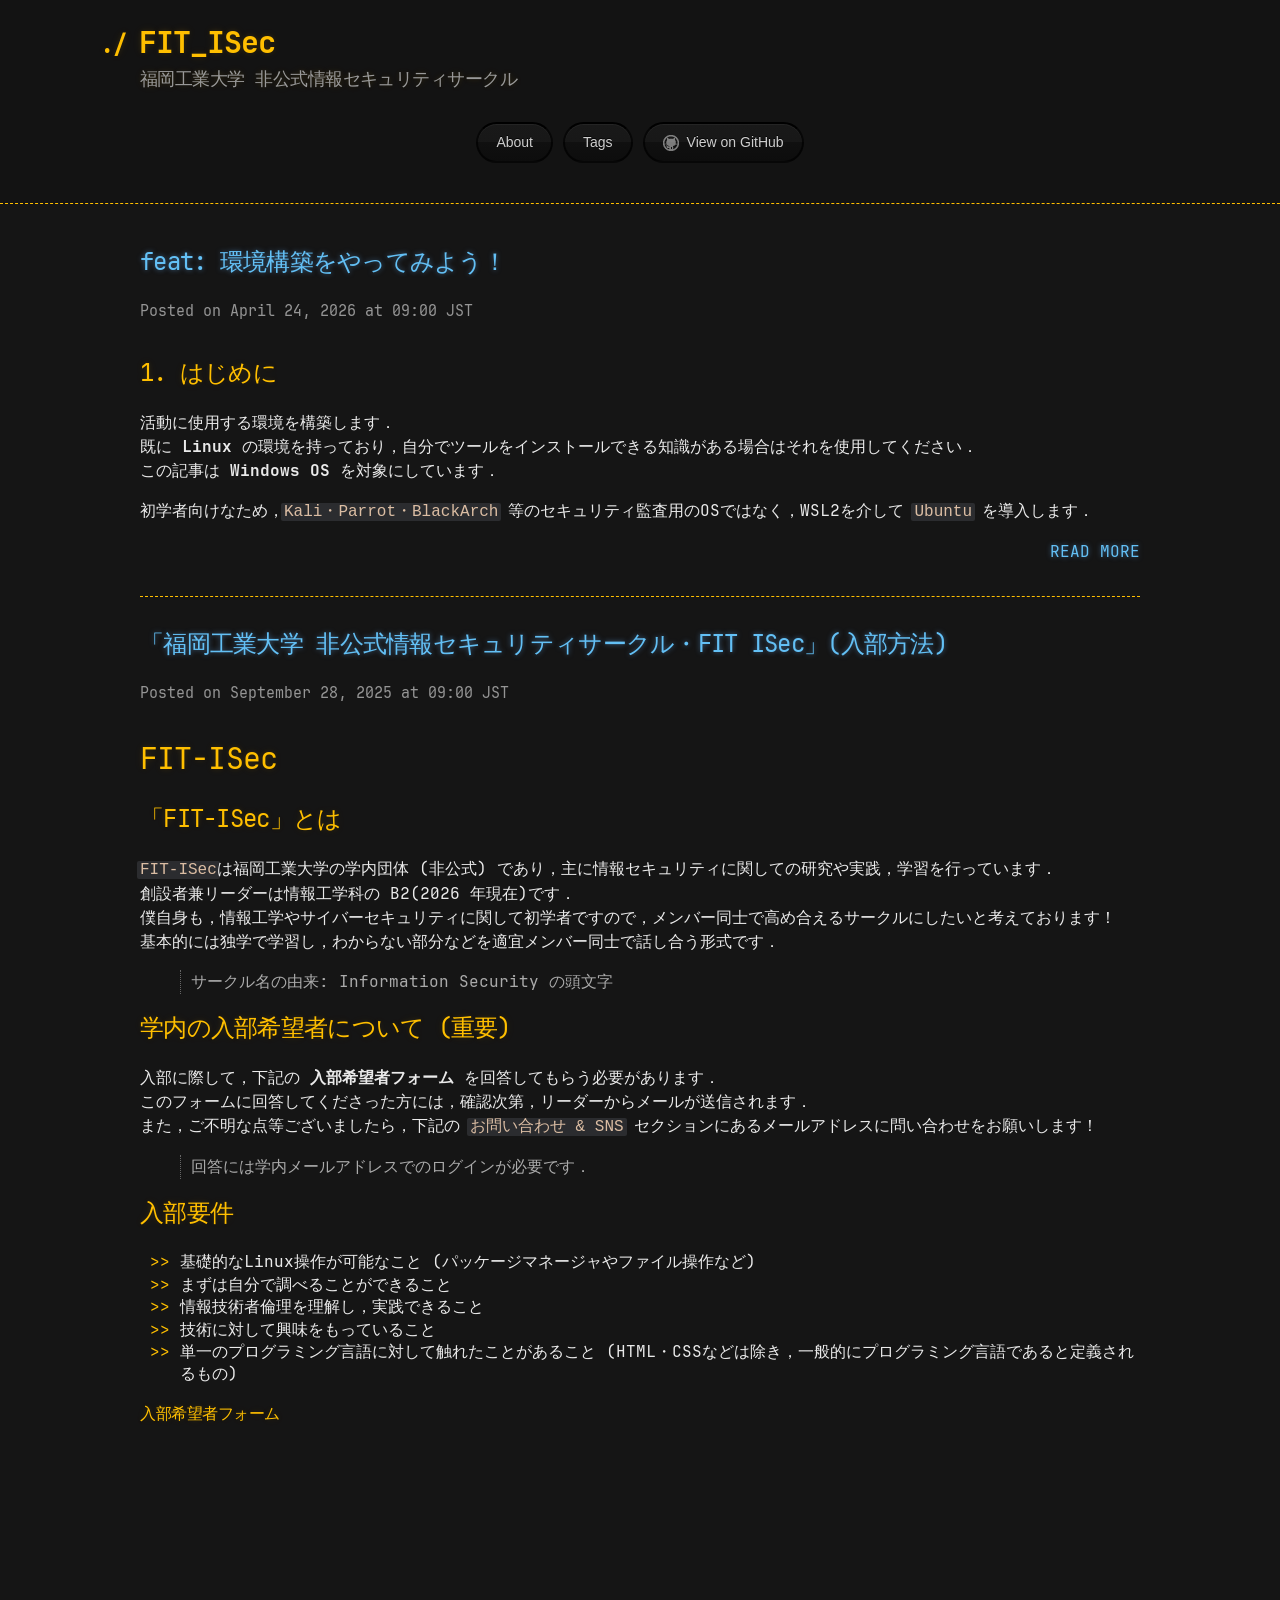
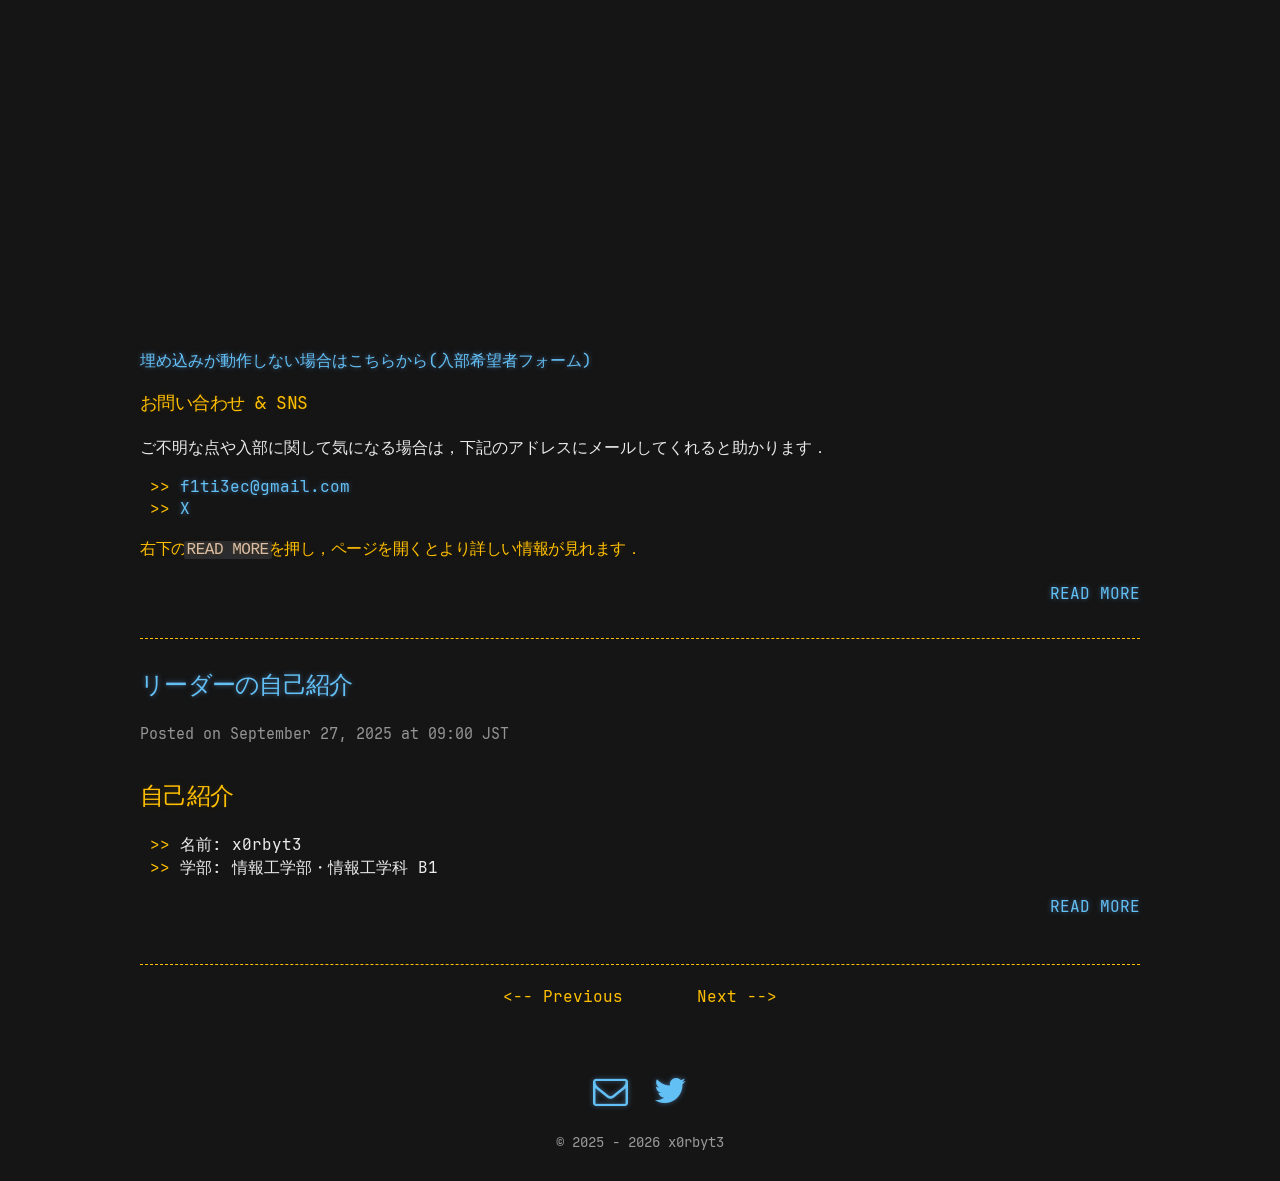
<file: index.html>
<!DOCTYPE html><html lang="ja-JP" xml:lang="ja-JP">
  
<head>
  <meta http-equiv="X-UA-Compatible" content="IE=edge">
<meta name="viewport" content="width=device-width, initial-scale=1.0">
<meta http-equiv="Content-Type" content="text/html;charset=utf-8" />
<link rel="shortcut icon" type="image/png" sizes="32x32" href="https://sl91994.github.io/fit_isec_blog/favicon-32x32.png">
<link rel="alternate" type="application/atom+xml" title="Atom feed" href="https://sl91994.github.io/fit_isec_blog/atom.xml">
<link rel="stylesheet" href="https://sl91994.github.io/fit_isec_blog/main.css">
<meta name="theme-color" content="#151515">
<meta name="msapplication-navbutton-color" content="#151515">
<meta name="apple-mobile-web-app-status-bar-style" content="black-translucent">

<script async src="https://www.googletagmanager.com/gtag/js?id=G-9LJD7HXS2F"></script>
<script>
  window.dataLayer = window.dataLayer || [];
  function gtag() { window.dataLayer.push(arguments); }
  gtag('js', new Date());
  gtag('config', 'G-9LJD7HXS2F');
</script>

<meta name="robots" content="index, follow">
<meta name="googlebot" content="index, follow, max-snippet:-1, max-image-preview:large, max-video-preview:-1">
<meta name="bingbot" content="index, follow, max-snippet:-1, max-image-preview:large, max-video-preview:-1">

<title>FIT_ISec | 福岡工業大学 非公式情報セキュリティサークル</title>
<meta name="generator" content="Zola">
<meta name="description" content="福岡工業大学 非公式情報セキュリティサークル">
<meta name="author" content="x0rbyt3">
<link rel="canonical" href="https://sl91994.github.io/fit_isec_blog/">
  <meta name="twitter:card" content="summary_large_image">
    <meta name="twitter:image" content="https://sl91994.github.io/fit_isec_blog/images/icon_512x512.png">
  <meta name="twitter:title" content="FIT_ISec">
  <meta name="twitter:description" content="福岡工業大学 非公式情報セキュリティサークル">
  
  <meta property="og:title" content="FIT_ISec">
  <meta property="og:description" content="福岡工業大学 非公式情報セキュリティサークル">
  <meta property="og:type" content="website">
  <meta property="og:url" content="https://sl91994.github.io/fit_isec_blog/">
    <meta property="og:image" content="https://sl91994.github.io/fit_isec_blog/images/icon_512x512.png">

  <meta property="og:site_name" content="FIT_ISec">
  <meta property="og:locale" content="ja_JP">
<script type="application/ld+json">
  {
    "@context": "https://schema.org",
    "@type": "WebSite",
    "url": "https://sl91994.github.io/fit_isec_blog",
    "name": "FIT_ISec",
    "description": "福岡工業大学 非公式情報セキュリティサークル",
    "image": "https://sl91994.github.io/fit_isec_blog/images/icon_512x512.png",
    "author": {
      "@type": "Person",
      "name": "x0rbyt3",
      "url": "https://sl91994.github.io/fit_isec_blog/about",
      "sameAs": [
      ]
    }
  }
</script>
</head>

<body>
  <header>
    <div class="container">
      <a id="a-title" href="https://sl91994.github.io/fit_isec_blog">
        <h1>FIT_ISec</h1>
      </a>
      <h2>福岡工業大学 非公式情報セキュリティサークル</h2>
      <nav id="navbar">
  <a href="https://sl91994.github.io/fit_isec_blog/about" class="btn">About</a>
  <a href="https://sl91994.github.io/fit_isec_blog/tags" class="btn">Tags</a>
  <a href="https://github.com/SL9-1994" class="btn btn-github"><span class="icon"></span>View on GitHub</a>
</nav>
</div>
  </header>

  <div class="container">
    <main>
<div class="pages">
  <article class="page">
  <h2><a href="https://sl91994.github.io/fit_isec_blog/posts/setup-dev-env/">feat: 環境構築をやってみよう！</a></h2>
  <div class="page-info">
    <time class="smaller" datetime="2026-04-24T00:00:00+00:00">
      Posted on April 24, 2026 at 09:00 JST
    </time>
  </div>

  <div class="entry">
    <!-- Flag 1/3 -->
<!-- 31 2f 33 20 46 49 54 7b e6 9c 80 e8 bf 91 ef bc 8c e8 a6 96 e5 8a 9b e3 81 ae e4 bd 8e e4 b8 8b e3 81 8c e5 87 84 e3 81 be e3 81 98 e3 81 84 e3 82 93 e3 81 a0 e3 81 91 e3 81 a9 2e 2e 2e 7d -->
<h2 id="1-hazimeni">1. はじめに</h2>
<p>活動に使用する環境を構築します．<br>
既に <strong>Linux</strong> の環境を持っており，自分でツールをインストールできる知識がある場合はそれを使用してください．<br>
この記事は <strong>Windows OS</strong> を対象にしています．</p>
<p>初学者向けなため，<code>Kali・Parrot・BlackArch</code> 等のセキュリティ監査用のOSではなく，WSL2を介して <code>Ubuntu</code> を導入します．</p></div>

  <div class="page-footer">
    <a href="https://sl91994.github.io/fit_isec_blog/posts/setup-dev-env/" class="read-more">Read More</a>
  </div>
</article>

  <article class="page">
  <h2><a href="https://sl91994.github.io/fit_isec_blog/posts/fit-isec/">「福岡工業大学 非公式情報セキュリティサークル・FIT ISec」(入部方法)</a></h2>
  <div class="page-info">
    <time class="smaller" datetime="2025-09-28T00:00:00+00:00">
      Posted on September 28, 2025 at 09:00 JST
    </time>
  </div>

  <div class="entry">
    <h1 id="fit-isec">FIT-ISec</h1>
<h2 id="fit-isec-toha">「FIT-ISec」とは</h2>
<p><code>FIT-ISec</code>は福岡工業大学の学内団体 (非公式) であり，主に情報セキュリティに関しての研究や実践，学習を行っています．<br>
創設者兼リーダーは情報工学科の B2(2026 年現在)です．<br>
僕自身も，情報工学やサイバーセキュリティに関して初学者ですので，メンバー同士で高め合えるサークルにしたいと考えております！
基本的には独学で学習し，わからない部分などを適宜メンバー同士で話し合う形式です．</p>
<blockquote>
<p>サークル名の由来: Information Security の頭文字</p>
</blockquote>
<h2 id="xue-nei-noru-bu-xi-wang-zhe-nituite-zhong-yao">学内の入部希望者について (重要)</h2>
<p>入部に際して，下記の <strong>入部希望者フォーム</strong> を回答してもらう必要があります．<br>
このフォームに回答してくださった方には，確認次第，リーダーからメールが送信されます．<br>
また，ご不明な点等ございましたら，下記の <code>お問い合わせ &amp; SNS</code> セクションにあるメールアドレスに問い合わせをお願いします！</p>
<blockquote>
<p>回答には学内メールアドレスでのログインが必要です．</p>
</blockquote>
<h2 id="ru-bu-yao-jian">入部要件</h2>
<ul>
<li>基礎的なLinux操作が可能なこと (パッケージマネージャやファイル操作など)</li>
<li>まずは自分で調べることができること</li>
<li>情報技術者倫理を理解し，実践できること</li>
<li>技術に対して興味をもっていること</li>
<li>単一のプログラミング言語に対して触れたことがあること (HTML・CSSなどは除き，一般的にプログラミング言語であると定義されるもの)</li>
</ul>
<h4 id="ru-bu-xi-wang-zhe-huomu">入部希望者フォーム</h4>
<iframe width="640px" height="480px" src="https://forms.office.com/Pages/ResponsePage.aspx?id=NIp2LOKKdUey6PnQAqEadNeWli7uRm5PgqZccQdHKXBUNk1XSVVDWFRLOEEzR0FMRzVSR0FMR0FCWS4u&embed=true" frameborder="0" marginwidth="0" marginheight="0" style="border: none; max-width:100%; max-height:100vh" allowfullscreen webkitallowfullscreen mozallowfullscreen msallowfullscreen> </iframe>
<p><a rel="external" href="https://forms.office.com/Pages/ResponsePage.aspx?id=NIp2LOKKdUey6PnQAqEadNeWli7uRm5PgqZccQdHKXBUNk1XSVVDWFRLOEEzR0FMRzVSR0FMR0FCWS4u">埋め込みが動作しない場合はこちらから(入部希望者フォーム)</a></p>
<h3 id="owen-ihe-wase-sns">お問い合わせ &amp; SNS</h3>
<p>ご不明な点や入部に関して気になる場合は，下記のアドレスにメールしてくれると助かります．</p>
<ul>
<li><a href="mailto:f1ti3ec@gmail.com">f1ti3ec@gmail.com</a></li>
<li><a rel="external" href="https://x.com/FIT_ISec">X</a></li>
</ul>
<h4 id="you-xia-noread-morewoya-si-peziwokai-kutoyorixiang-siiqing-bao-gajian-remasu">右下の<code>READ MORE</code>を押し，ページを開くとより詳しい情報が見れます．</h4></div>

  <div class="page-footer">
    <a href="https://sl91994.github.io/fit_isec_blog/posts/fit-isec/" class="read-more">Read More</a>
  </div>
</article>

  <article class="page">
  <h2><a href="https://sl91994.github.io/fit_isec_blog/posts/introduction-of-leader/">リーダーの自己紹介</a></h2>
  <div class="page-info">
    <time class="smaller" datetime="2025-09-27T00:00:00+00:00">
      Posted on September 27, 2025 at 09:00 JST
    </time>
  </div>

  <div class="entry">
    <h2 id="zi-ji-shao-jie">自己紹介</h2>
<ul>
<li>名前: x0rbyt3</li>
<li>学部: 情報工学部・情報工学科 B1</li>
</ul></div>

  <div class="page-footer">
    <a href="https://sl91994.github.io/fit_isec_blog/posts/introduction-of-leader/" class="read-more">Read More</a>
  </div>
</article>

</div>
<div class="pagination">
  <span class="previous-page">&lt;-- Previous</span>
  <span class="next-page">Next --&gt;</span>
</div>
    </main>
  </div>
  <footer>
    <a href="mailto:f1ti3ec@gmail.com"><i class="svg-icon icon-mail"></i></a>
    <a href="https://www.twitter.com/FIT_ISec"><i class="svg-icon icon-twitter"></i></a>
<span class="copyright">&copy; 2025 - 2026 x0rbyt3</span>
</footer>
</body>

</html>
</file>
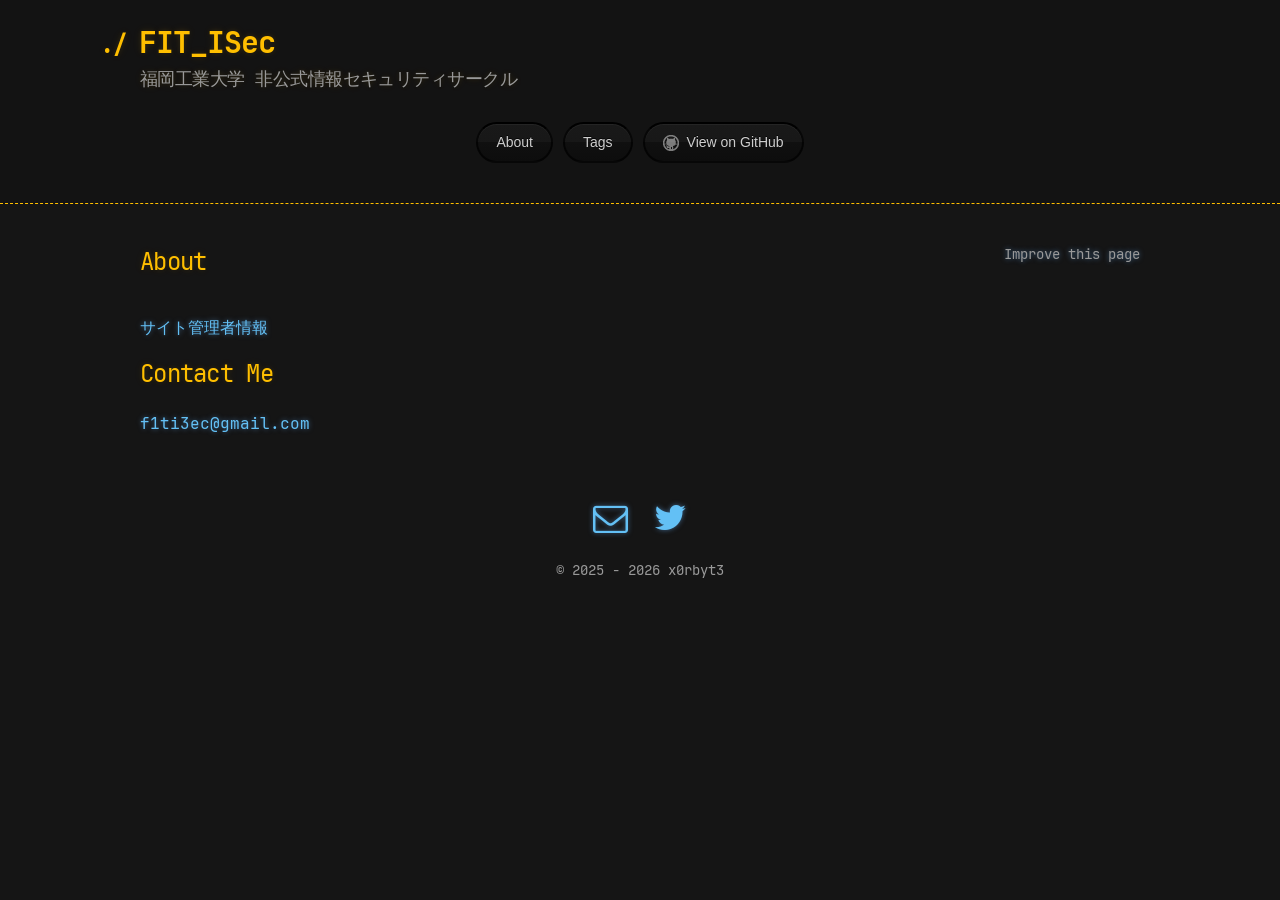
<file: about/index.html>
<!DOCTYPE html><html lang="ja-JP" xml:lang="ja-JP">
  
<head>
  <meta http-equiv="X-UA-Compatible" content="IE=edge">
<meta name="viewport" content="width=device-width, initial-scale=1.0">
<meta http-equiv="Content-Type" content="text/html;charset=utf-8" />
<link rel="shortcut icon" type="image/png" sizes="32x32" href="https://sl91994.github.io/fit_isec_blog/favicon-32x32.png">
<link rel="alternate" type="application/atom+xml" title="Atom feed" href="https://sl91994.github.io/fit_isec_blog/atom.xml">
<link rel="stylesheet" href="https://sl91994.github.io/fit_isec_blog/main.css">
<meta name="theme-color" content="#151515">
<meta name="msapplication-navbutton-color" content="#151515">
<meta name="apple-mobile-web-app-status-bar-style" content="black-translucent">

<script async src="https://www.googletagmanager.com/gtag/js?id=G-9LJD7HXS2F"></script>
<script>
  window.dataLayer = window.dataLayer || [];
  function gtag() { window.dataLayer.push(arguments); }
  gtag('js', new Date());
  gtag('config', 'G-9LJD7HXS2F');
</script>

<meta name="robots" content="index, follow">
<meta name="googlebot" content="index, follow, max-snippet:-1, max-image-preview:large, max-video-preview:-1">
<meta name="bingbot" content="index, follow, max-snippet:-1, max-image-preview:large, max-video-preview:-1">

<title>About | FIT_ISec</title>
<meta name="generator" content="Zola">
<meta name="description" content="福岡工業大学 非公式情報セキュリティサークル">
<meta name="author" content="x0rbyt3">
<link rel="canonical" href="https://sl91994.github.io/fit_isec_blog/about/">
  <meta name="twitter:card" content="summary_large_image">
    <meta name="twitter:image" content="https://sl91994.github.io/fit_isec_blog/images/icon_512x512.png">
  <meta name="twitter:title" content="About">
  <meta name="twitter:description" content="福岡工業大学 非公式情報セキュリティサークル">
  
  <meta property="og:title" content="About">
  <meta property="og:description" content="福岡工業大学 非公式情報セキュリティサークル">
  <meta property="og:type" content="website">
  <meta property="og:url" content="https://sl91994.github.io/fit_isec_blog/about/">
    <meta property="og:image" content="https://sl91994.github.io/fit_isec_blog/images/icon_512x512.png">

  <meta property="og:site_name" content="About">
  <meta property="og:locale" content="ja_JP">
    <script type="application/ld+json">
    {
      "@context": "https://schema.org",
      "@type": "Person",
      "name": "x0rbyt3",
      
      "image": "https://sl91994.github.io/fit_isec_blog/images/icon_512x512.png",
      "url": "https://sl91994.github.io/fit_isec_blog/about",
      "sameAs": [
      ]
    }
    </script>
    <script type="application/ld+json">
    {
      "@context": "https://schema.org",
      "@type": "WebPage",
      "url": "https://sl91994.github.io/fit_isec_blog/about",
      "name": "About",
      "description": "福岡工業大学 非公式情報セキュリティサークル",
      "author": {
        "@type": "Person",
        "name": "x0rbyt3"
      }
    }
    </script>

</head>

<body>
  <header>
    <div class="container">
      <a id="a-title" href="https://sl91994.github.io/fit_isec_blog">
        <h1>FIT_ISec</h1>
      </a>
      <h2>福岡工業大学 非公式情報セキュリティサークル</h2>
      <nav id="navbar">
  <a href="https://sl91994.github.io/fit_isec_blog/about" class="btn">About</a>
  <a href="https://sl91994.github.io/fit_isec_blog/tags" class="btn">Tags</a>
  <a href="https://github.com/SL9-1994" class="btn btn-github"><span class="icon"></span>View on GitHub</a>
</nav>
</div>
  </header>

  <div class="container">
    <main>
<!-- Flag 2/3 -->
<script>
  const key = "flag";
  const value = "2/3 FIT{jpegとjpgを統一してほしい}";

  localStorage.setItem(key, value);
</script>

<article class="page">
  <div class="header-container">
    <h2>About</h2>
    <div class="improve hide-on-mobiles">
      
<a href="https://github.com/SL9-1994/fit_isec_blog/edit/master/content/pages/about.md" title="Help improve page https://sl91994.github.io/fit_isec_blog/about/">Improve this page</a>

    </div>
  </div>
  <div class="entry">
    <p><a href="https://sl91994.github.io/fit_isec_blog/cv/">サイト管理者情報</a>
<br></p>
<h2 id="contact-me">Contact Me</h2>
<p><a href="mailto:f1ti3ec@gmail.com">f1ti3ec@gmail.com</a></p>

  </div>
</article>

    </main>
  </div>
  <footer>
    <a href="mailto:f1ti3ec@gmail.com"><i class="svg-icon icon-mail"></i></a>
    <a href="https://www.twitter.com/FIT_ISec"><i class="svg-icon icon-twitter"></i></a>
<span class="copyright">&copy; 2025 - 2026 x0rbyt3</span>
</footer>
</body>

</html>
</file>
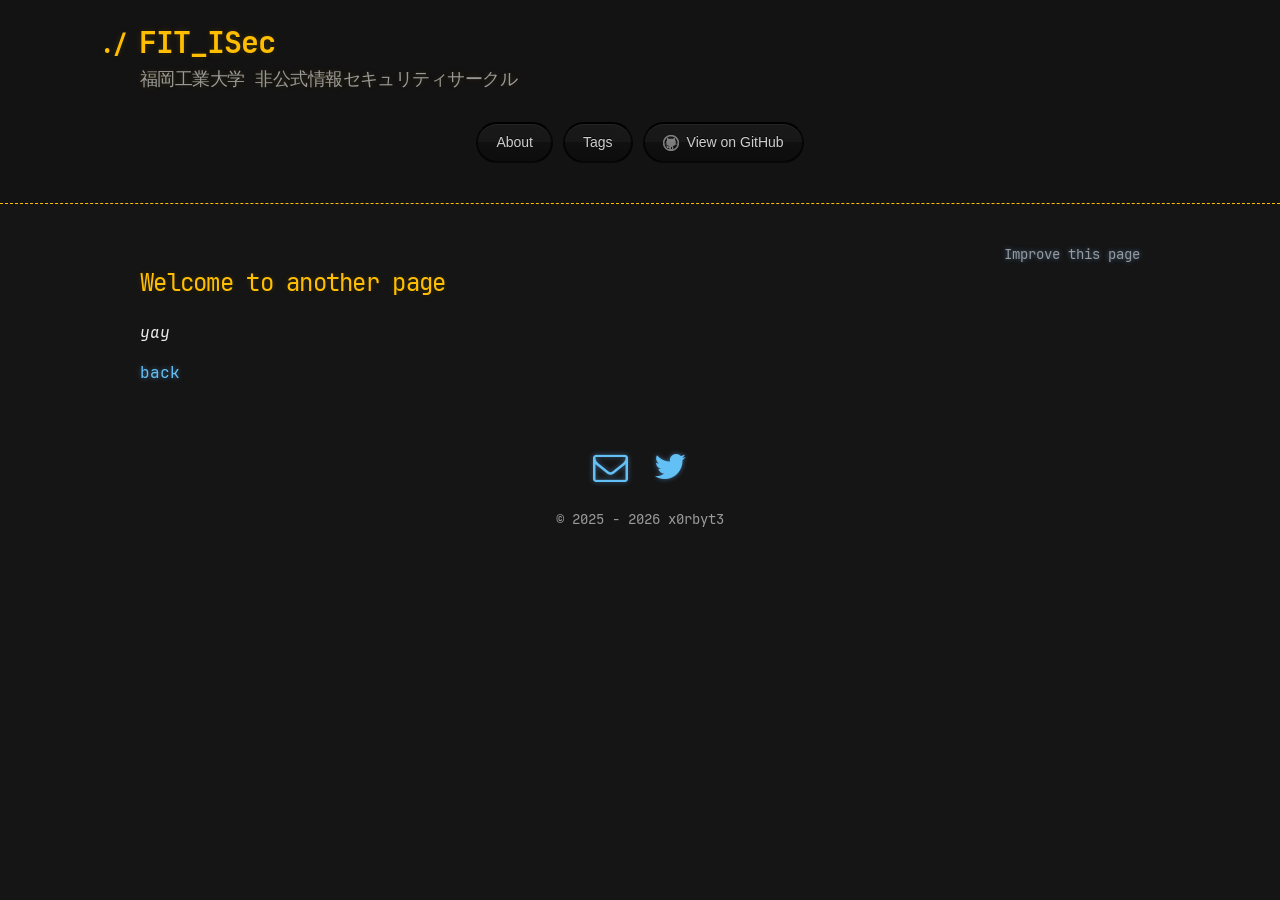
<file: another-page/index.html>
<!DOCTYPE html><html lang="ja-JP" xml:lang="ja-JP">
  
<head>
  <meta http-equiv="X-UA-Compatible" content="IE=edge">
<meta name="viewport" content="width=device-width, initial-scale=1.0">
<meta http-equiv="Content-Type" content="text/html;charset=utf-8" />
<link rel="shortcut icon" type="image/png" sizes="32x32" href="https://sl91994.github.io/fit_isec_blog/favicon-32x32.png">
<link rel="alternate" type="application/atom+xml" title="Atom feed" href="https://sl91994.github.io/fit_isec_blog/atom.xml">
<link rel="stylesheet" href="https://sl91994.github.io/fit_isec_blog/main.css">
<meta name="theme-color" content="#151515">
<meta name="msapplication-navbutton-color" content="#151515">
<meta name="apple-mobile-web-app-status-bar-style" content="black-translucent">

<script async src="https://www.googletagmanager.com/gtag/js?id=G-9LJD7HXS2F"></script>
<script>
  window.dataLayer = window.dataLayer || [];
  function gtag() { window.dataLayer.push(arguments); }
  gtag('js', new Date());
  gtag('config', 'G-9LJD7HXS2F');
</script>

<meta name="robots" content="index, follow">
<meta name="googlebot" content="index, follow, max-snippet:-1, max-image-preview:large, max-video-preview:-1">
<meta name="bingbot" content="index, follow, max-snippet:-1, max-image-preview:large, max-video-preview:-1">

<title>FIT_ISec</title>
<meta name="generator" content="Zola">
<meta name="description" content="福岡工業大学 非公式情報セキュリティサークル">
<meta name="author" content="x0rbyt3">
<link rel="canonical" href="https://sl91994.github.io/fit_isec_blog/another-page/">
  <meta name="twitter:card" content="summary_large_image">
    <meta name="twitter:image" content="https://sl91994.github.io/fit_isec_blog/images/icon_512x512.png">
  <meta name="twitter:title" content="FIT_ISec">
  <meta name="twitter:description" content="福岡工業大学 非公式情報セキュリティサークル">
  
  <meta property="og:title" content="FIT_ISec">
  <meta property="og:description" content="福岡工業大学 非公式情報セキュリティサークル">
  <meta property="og:type" content="website">
  <meta property="og:url" content="https://sl91994.github.io/fit_isec_blog/another-page/">
    <meta property="og:image" content="https://sl91994.github.io/fit_isec_blog/images/icon_512x512.png">

  <meta property="og:site_name" content="FIT_ISec">
  <meta property="og:locale" content="ja_JP">
    <script type="application/ld+json">
    {
      "@context": "https://schema.org",
      "@type": "WebPage",
      "url": "https://sl91994.github.io/fit_isec_blog/another-page",
      "name": "FIT_ISec",
      "description": "福岡工業大学 非公式情報セキュリティサークル",
      "author": {
        "@type": "Person",
        "name": "x0rbyt3"
      }
    }
    </script>

</head>

<body>
  <header>
    <div class="container">
      <a id="a-title" href="https://sl91994.github.io/fit_isec_blog">
        <h1>FIT_ISec</h1>
      </a>
      <h2>福岡工業大学 非公式情報セキュリティサークル</h2>
      <nav id="navbar">
  <a href="https://sl91994.github.io/fit_isec_blog/about" class="btn">About</a>
  <a href="https://sl91994.github.io/fit_isec_blog/tags" class="btn">Tags</a>
  <a href="https://github.com/SL9-1994" class="btn btn-github"><span class="icon"></span>View on GitHub</a>
</nav>
</div>
  </header>

  <div class="container">
    <main>
<!-- Flag 2/3 -->
<script>
  const key = "flag";
  const value = "2/3 FIT{jpegとjpgを統一してほしい}";

  localStorage.setItem(key, value);
</script>

<article class="page">
  <div class="header-container">
    <h2></h2>
    <div class="improve hide-on-mobiles">
      
<a href="https://github.com/SL9-1994/fit_isec_blog/edit/master/content/pages/another-page.md" title="Help improve page https://sl91994.github.io/fit_isec_blog/another-page/">Improve this page</a>

    </div>
  </div>
  <div class="entry">
    <h2 id="welcome-to-another-page">Welcome to another page</h2>
<p><em>yay</em></p>
<p><a href="../">back</a></p>

  </div>
</article>

    </main>
  </div>
  <footer>
    <a href="mailto:f1ti3ec@gmail.com"><i class="svg-icon icon-mail"></i></a>
    <a href="https://www.twitter.com/FIT_ISec"><i class="svg-icon icon-twitter"></i></a>
<span class="copyright">&copy; 2025 - 2026 x0rbyt3</span>
</footer>
</body>

</html>
</file>
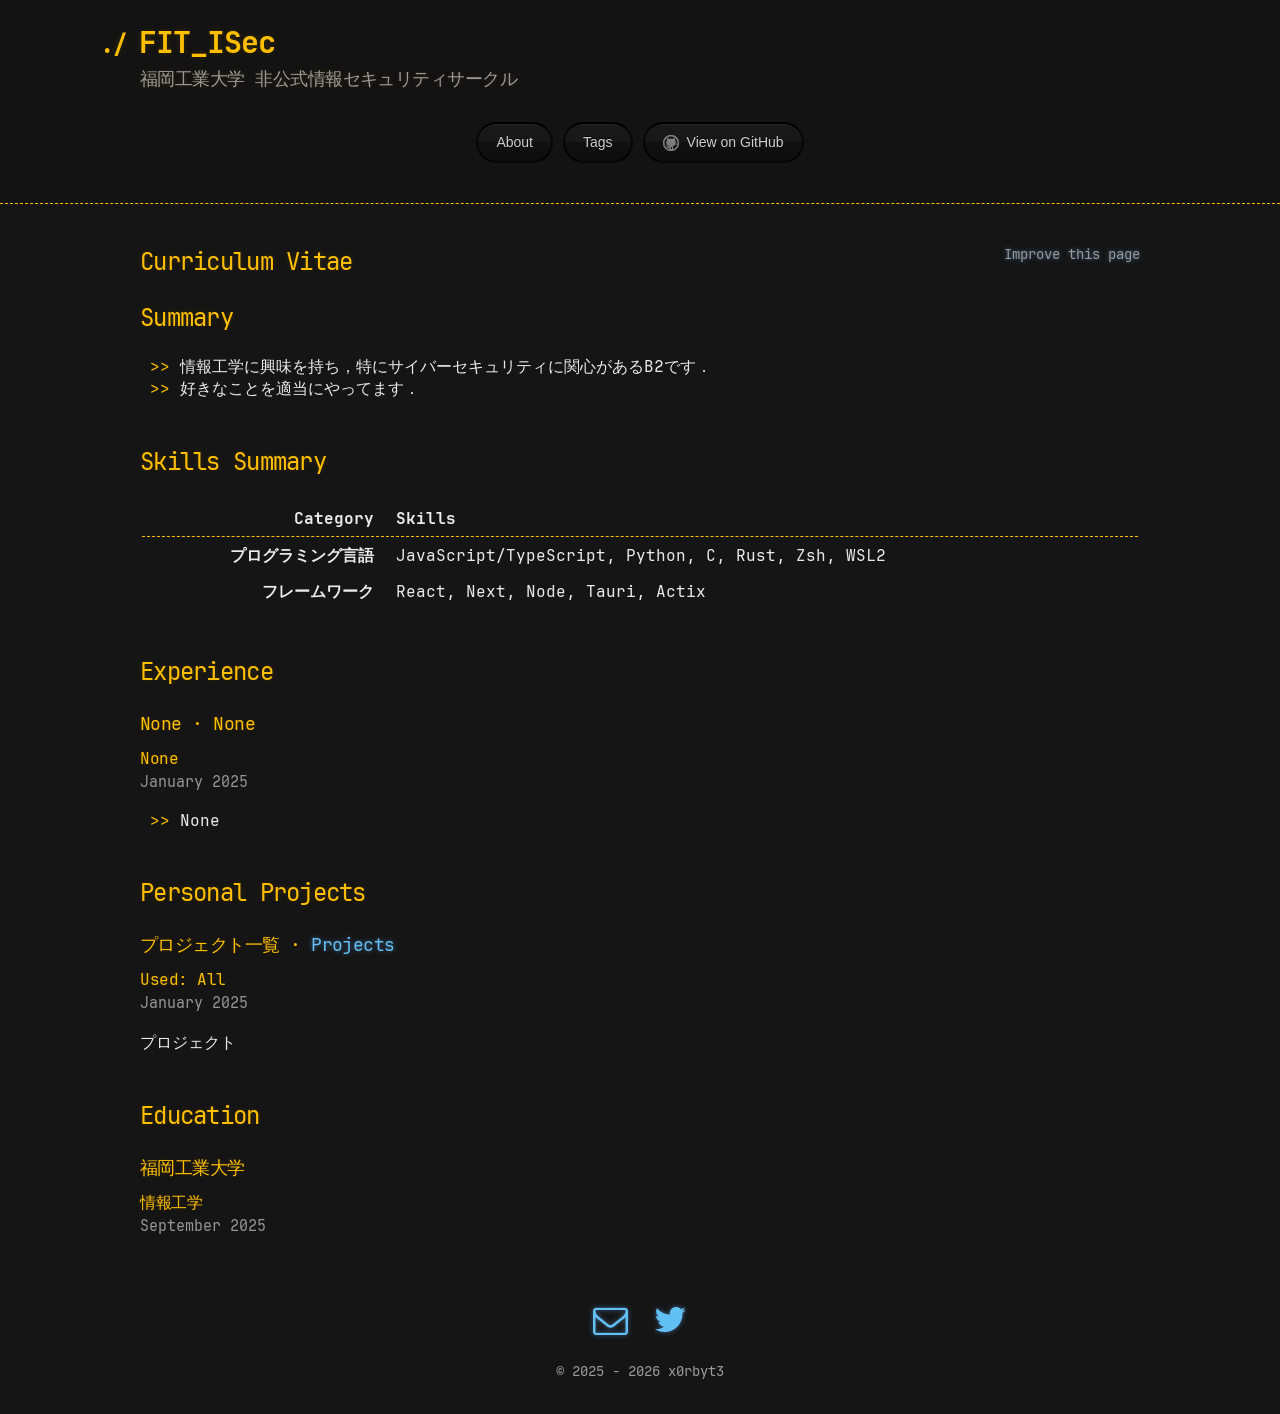
<file: cv/index.html>
<!DOCTYPE html><html lang="ja-JP" xml:lang="ja-JP">
  
<head>
  <meta http-equiv="X-UA-Compatible" content="IE=edge">
<meta name="viewport" content="width=device-width, initial-scale=1.0">
<meta http-equiv="Content-Type" content="text/html;charset=utf-8" />
<link rel="shortcut icon" type="image/png" sizes="32x32" href="https://sl91994.github.io/fit_isec_blog/favicon-32x32.png">
<link rel="alternate" type="application/atom+xml" title="Atom feed" href="https://sl91994.github.io/fit_isec_blog/atom.xml">
<link rel="stylesheet" href="https://sl91994.github.io/fit_isec_blog/main.css">
<meta name="theme-color" content="#151515">
<meta name="msapplication-navbutton-color" content="#151515">
<meta name="apple-mobile-web-app-status-bar-style" content="black-translucent">

<script async src="https://www.googletagmanager.com/gtag/js?id=G-9LJD7HXS2F"></script>
<script>
  window.dataLayer = window.dataLayer || [];
  function gtag() { window.dataLayer.push(arguments); }
  gtag('js', new Date());
  gtag('config', 'G-9LJD7HXS2F');
</script>

<meta name="robots" content="index, follow">
<meta name="googlebot" content="index, follow, max-snippet:-1, max-image-preview:large, max-video-preview:-1">
<meta name="bingbot" content="index, follow, max-snippet:-1, max-image-preview:large, max-video-preview:-1">

<title>Curriculum Vitae | FIT_ISec</title>
<meta name="generator" content="Zola">
<meta name="description" content="福岡工業大学 非公式情報セキュリティサークル">
<meta name="author" content="x0rbyt3">
<link rel="canonical" href="https://sl91994.github.io/fit_isec_blog/cv/">
  <meta name="twitter:card" content="summary_large_image">
    <meta name="twitter:image" content="https://sl91994.github.io/fit_isec_blog/images/icon_512x512.png">
  <meta name="twitter:title" content="Curriculum Vitae">
  <meta name="twitter:description" content="福岡工業大学 非公式情報セキュリティサークル">
  
  <meta property="og:title" content="Curriculum Vitae">
  <meta property="og:description" content="福岡工業大学 非公式情報セキュリティサークル">
  <meta property="og:type" content="website">
  <meta property="og:url" content="https://sl91994.github.io/fit_isec_blog/cv/">
    <meta property="og:image" content="https://sl91994.github.io/fit_isec_blog/images/icon_512x512.png">

  <meta property="og:site_name" content="Curriculum Vitae">
  <meta property="og:locale" content="ja_JP">
    <script type="application/ld+json">
    {
      "@context": "https://schema.org",
      "@type": "Person",
      "name": "x0rbyt3",
      
      "image": "https://sl91994.github.io/fit_isec_blog/images/icon_512x512.png",
      "url": "https://sl91994.github.io/fit_isec_blog/cv",
      "sameAs": [
      ]
    }
    </script>
    <script type="application/ld+json">
    {
      "@context": "https://schema.org",
      "@type": "WebPage",
      "url": "https://sl91994.github.io/fit_isec_blog/cv",
      "name": "Curriculum Vitae",
      "description": "福岡工業大学 非公式情報セキュリティサークル",
      "author": {
        "@type": "Person",
        "name": "x0rbyt3"
      }
    }
    </script>

</head>

<body>
  <header>
    <div class="container">
      <a id="a-title" href="https://sl91994.github.io/fit_isec_blog">
        <h1>FIT_ISec</h1>
      </a>
      <h2>福岡工業大学 非公式情報セキュリティサークル</h2>
      <nav id="navbar">
  <a href="https://sl91994.github.io/fit_isec_blog/about" class="btn">About</a>
  <a href="https://sl91994.github.io/fit_isec_blog/tags" class="btn">Tags</a>
  <a href="https://github.com/SL9-1994" class="btn btn-github"><span class="icon"></span>View on GitHub</a>
</nav>
</div>
  </header>

  <div class="container">
    <main>
<!-- Flag 2/3 -->
<script>
  const key = "flag";
  const value = "2/3 FIT{jpegとjpgを統一してほしい}";

  localStorage.setItem(key, value);
</script>

<article class="page">
  <div class="header-container">
    <h2>Curriculum Vitae</h2>
    <div class="improve hide-on-mobiles">
      
<a href="https://github.com/SL9-1994/fit_isec_blog/edit/master/content/pages/cv.md" title="Help improve page https://sl91994.github.io/fit_isec_blog/cv/">Improve this page</a>

    </div>
  </div>
  <div class="entry">
    <div class="cv">
<h2 id="summary">Summary</h2>
<ul>
<li>情報工学に興味を持ち，特にサイバーセキュリティに関心があるB2です．</li>
<li>好きなことを適当にやってます．</li>
</ul>
<h2 id="skills-summary">Skills Summary</h2>
<table><thead><tr><th style="text-align: right">Category</th><th style="text-align: left">Skills</th></tr></thead><tbody>
<tr><td style="text-align: right"><strong>プログラミング言語</strong></td><td style="text-align: left">JavaScript/TypeScript, Python, C, Rust, Zsh, WSL2</td></tr>
<tr><td style="text-align: right"><strong>フレームワーク</strong></td><td style="text-align: left">React, Next, Node, Tauri, Actix</td></tr>
</tbody></table>
<h2 id="experience">Experience</h2>
  <div class="cv-experience">
<h3 id="none-none">None · None</h3>
<h4 id="none">None</h4>
  <div><time datetime="2025-01-01T00:00:00+00:00" class="smaller">January 2025</time></div>
<ul>
<li>None</li>
</ul>
  </div>
<h2 id="personal-projects">Personal Projects</h2>
  <div class="cv-projects">
<h3 id="puroziekutoyi-lan-projects">プロジェクト一覧 · <a href="https://sl91994.github.io/fit_isec_blog/cv/None">Projects</a></h3>
<h4 id="used-all">Used: All</h4>
  <div><time datetime="2025-01-01T00:00:00+00:00" class="smaller">January 2025</time></div>
<p>プロジェクト</p>
  </div>
<h2 id="education">Education</h2>
  <div class="cv-education">
<h3 id="fu-gang-gong-ye-da-xue">福岡工業大学</h3>
<h4 id="qing-bao-gong-xue">情報工学</h4>
  <div><time datetime="2025-09-28T00:00:00+00:00" class="smaller">September 2025</time></div>
  </div>
</div>

  </div>
</article>

    </main>
  </div>
  <footer>
    <a href="mailto:f1ti3ec@gmail.com"><i class="svg-icon icon-mail"></i></a>
    <a href="https://www.twitter.com/FIT_ISec"><i class="svg-icon icon-twitter"></i></a>
<span class="copyright">&copy; 2025 - 2026 x0rbyt3</span>
</footer>
</body>

</html>
</file>
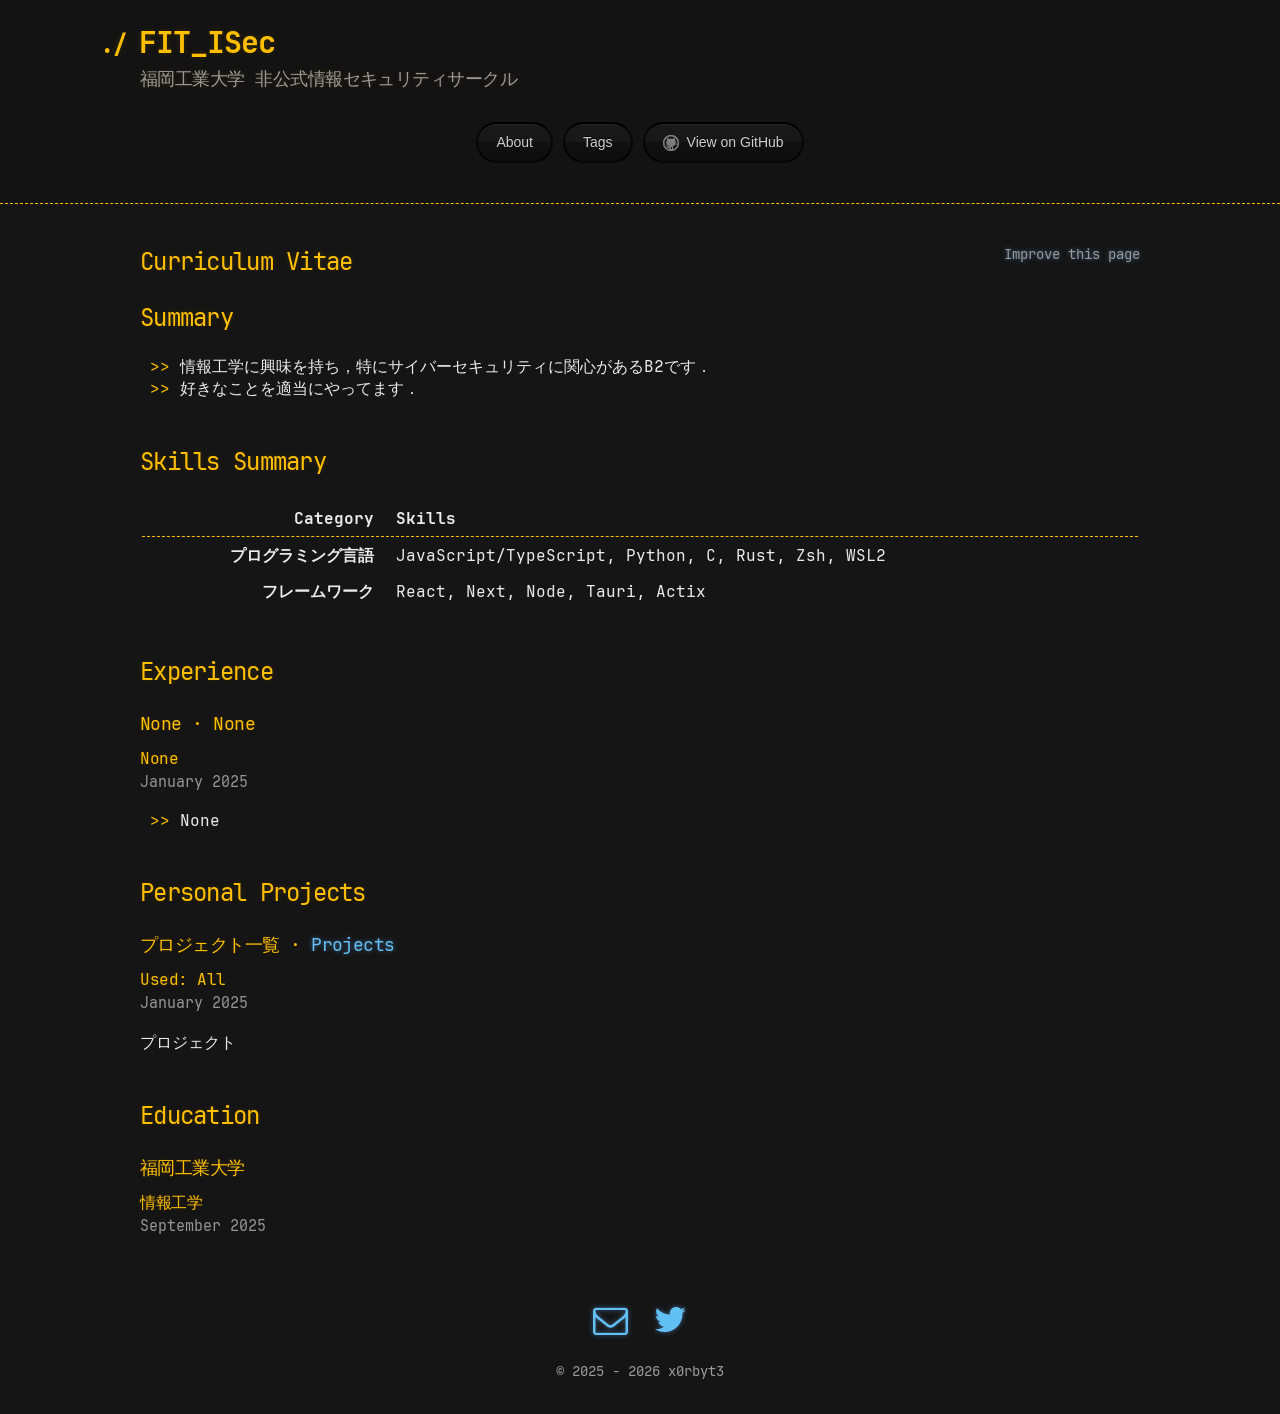
<file: resume/index.html>
<!doctype html>
<meta charset="utf-8">
<title>Redirect</title>
<script>
  const target = "https://sl91994.github.io/fit_isec_blog/cv/";
  const hash = window.location.hash || "";
  window.location.replace(target + hash);
</script>
<noscript>
  <meta http-equiv="refresh" content="0; url=https://sl91994.github.io/fit_isec_blog/cv/">
</noscript>
<p><a href="https://sl91994.github.io/fit_isec_blog/cv/">Click here</a> to be redirected.</p>
</file>
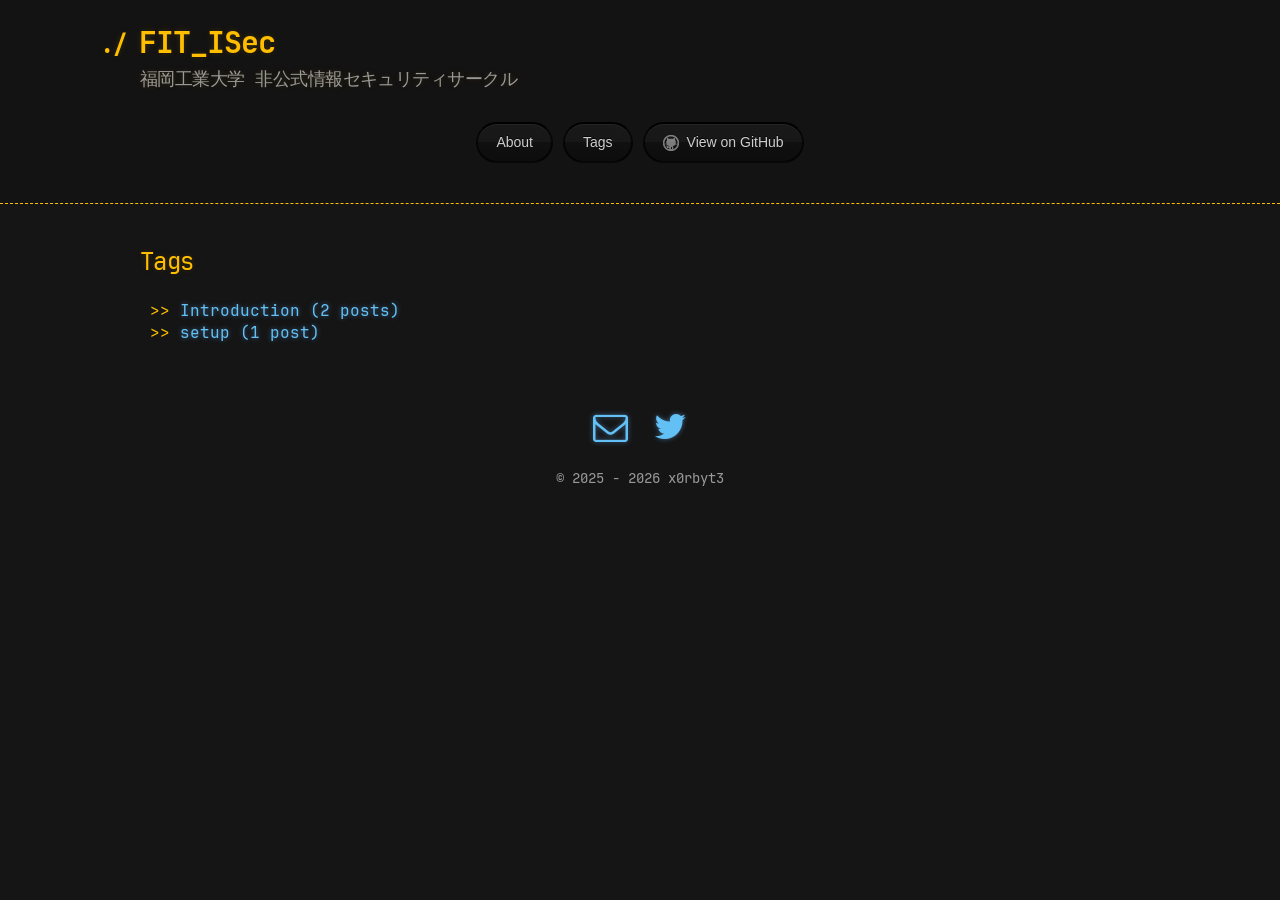
<file: tags/index.html>
<!DOCTYPE html><html lang="ja-JP" xml:lang="ja-JP">
  
<head>
  <meta http-equiv="X-UA-Compatible" content="IE=edge">
<meta name="viewport" content="width=device-width, initial-scale=1.0">
<meta http-equiv="Content-Type" content="text/html;charset=utf-8" />
<link rel="shortcut icon" type="image/png" sizes="32x32" href="https://sl91994.github.io/fit_isec_blog/favicon-32x32.png">
<link rel="alternate" type="application/atom+xml" title="Atom feed" href="https://sl91994.github.io/fit_isec_blog/atom.xml">
<link rel="stylesheet" href="https://sl91994.github.io/fit_isec_blog/main.css">
<meta name="theme-color" content="#151515">
<meta name="msapplication-navbutton-color" content="#151515">
<meta name="apple-mobile-web-app-status-bar-style" content="black-translucent">

<script async src="https://www.googletagmanager.com/gtag/js?id=G-9LJD7HXS2F"></script>
<script>
  window.dataLayer = window.dataLayer || [];
  function gtag() { window.dataLayer.push(arguments); }
  gtag('js', new Date());
  gtag('config', 'G-9LJD7HXS2F');
</script>

  
<meta name="robots" content="index, follow">
<meta name="googlebot" content="index, follow, max-snippet:-1, max-image-preview:large, max-video-preview:-1">
<meta name="bingbot" content="index, follow, max-snippet:-1, max-image-preview:large, max-video-preview:-1">

<title>Tags | FIT_ISec</title>
<meta name="generator" content="Zola">
<meta name="description" content="List of tags">
<meta name="author" content="x0rbyt3">
<link rel="canonical" href="https://sl91994.github.io/fit_isec_blog/tags/">
  <meta name="twitter:card" content="summary_large_image">
    <meta name="twitter:image" content="https://sl91994.github.io/fit_isec_blog/images/icon_512x512.png">
  <meta name="twitter:title" content="Tags">
  <meta name="twitter:description" content="List of tags">
  
  <meta property="og:title" content="Tags">
  <meta property="og:description" content="List of tags">
  <meta property="og:type" content="website">
  <meta property="og:url" content="https://sl91994.github.io/fit_isec_blog/tags/">
    <meta property="og:image" content="https://sl91994.github.io/fit_isec_blog/images/icon_512x512.png">

  <meta property="og:site_name" content="Tags">
  <meta property="og:locale" content="ja_JP">
    <script type="application/ld+json">
    {
      "@context": "https://schema.org",
      "@type": "WebPage",
      "url": "https://sl91994.github.io/fit_isec_blog/tags",
      "name": "Tags",
      "description": "List of tags",
      "author": {
        "@type": "Person",
        "name": "x0rbyt3"
      }
    }
    </script>
</head>

<body>
  <header>
    <div class="container">
      <a id="a-title" href="https://sl91994.github.io/fit_isec_blog">
        <h1>FIT_ISec</h1>
      </a>
      <h2>福岡工業大学 非公式情報セキュリティサークル</h2>
      <nav id="navbar">
  <a href="https://sl91994.github.io/fit_isec_blog/about" class="btn">About</a>
  <a href="https://sl91994.github.io/fit_isec_blog/tags" class="btn">Tags</a>
  <a href="https://github.com/SL9-1994" class="btn btn-github"><span class="icon"></span>View on GitHub</a>
</nav>
</div>
  </header>

  <div class="container">
    <main>
<h2>Tags</h2>
<div class="tags">
  <ul>
    <li>
      <a href="https://sl91994.github.io/fit_isec_blog/tags/introduction/">
        Introduction (2 posts)
      </a>
    </li>
    <li>
      <a href="https://sl91994.github.io/fit_isec_blog/tags/setup/">
        setup (1 post)
      </a>
    </li>
  </ul>
</div>
    </main>
  </div>
  <footer>
    <a href="mailto:f1ti3ec@gmail.com"><i class="svg-icon icon-mail"></i></a>
    <a href="https://www.twitter.com/FIT_ISec"><i class="svg-icon icon-twitter"></i></a>
<span class="copyright">&copy; 2025 - 2026 x0rbyt3</span>
</footer>
</body>

</html>
</file>
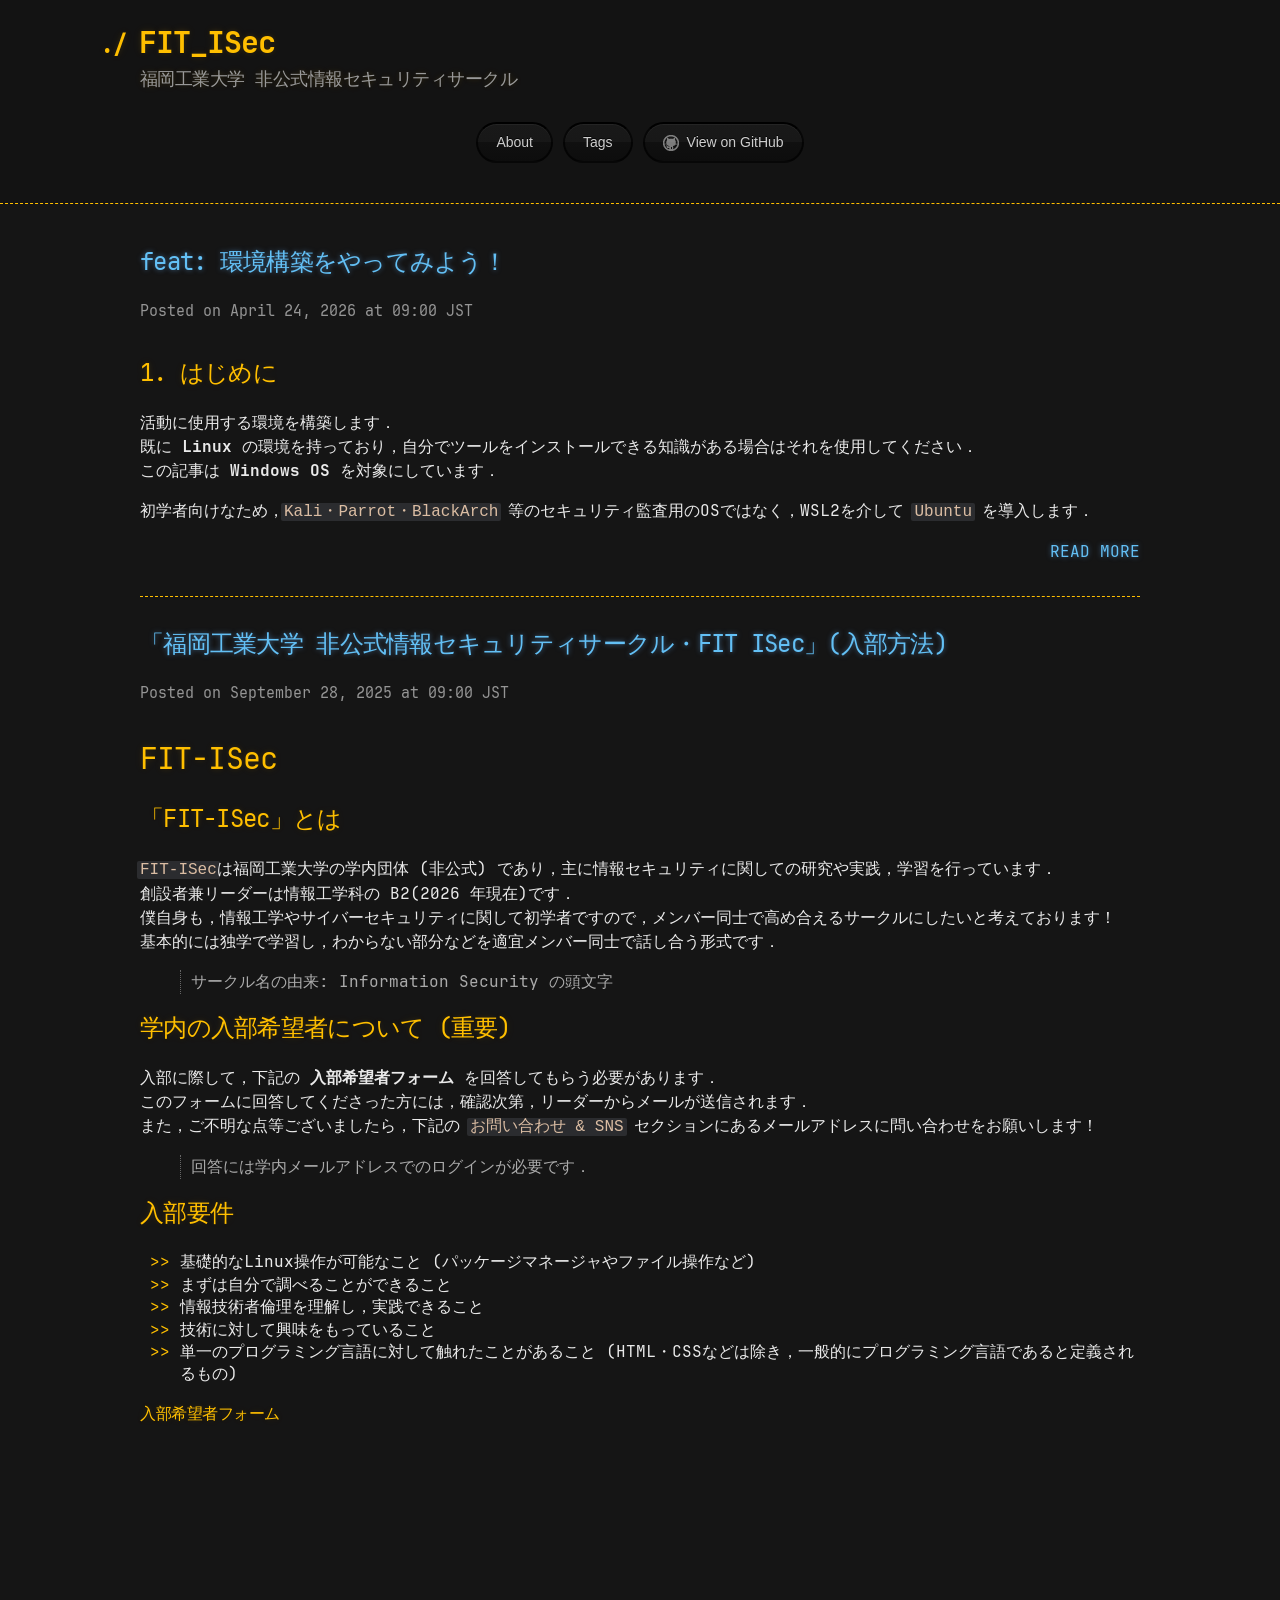
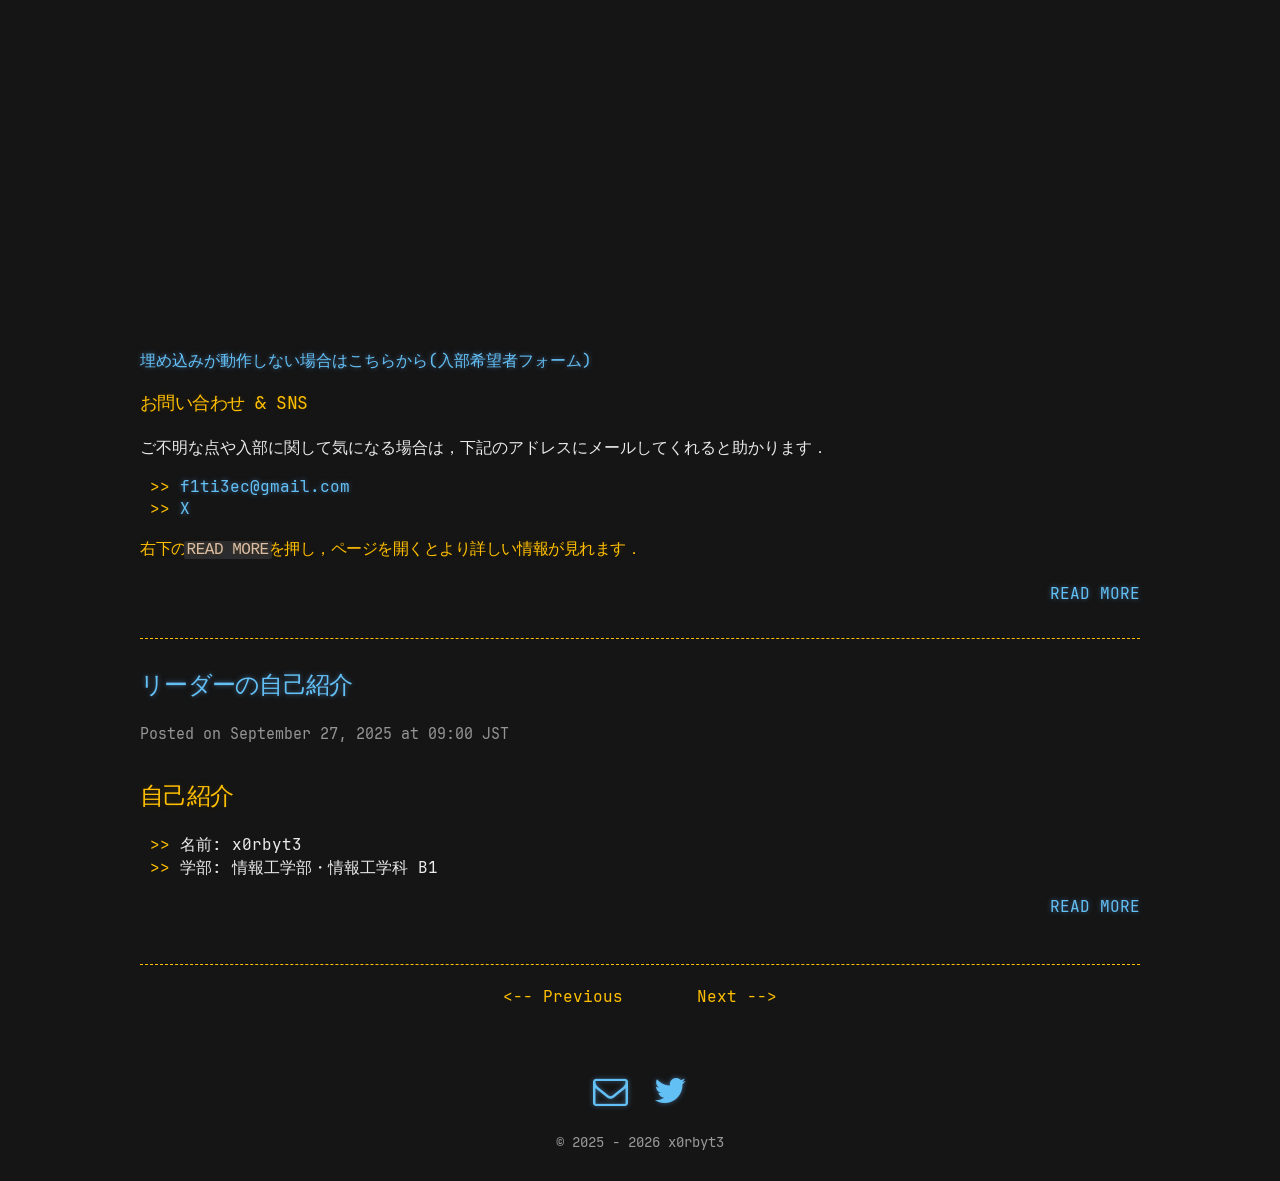
<file: page/1/index.html>
<!doctype html>
<meta charset="utf-8">
<title>Redirect</title>
<script>
  const target = "https://sl91994.github.io/fit_isec_blog/";
  const hash = window.location.hash || "";
  window.location.replace(target + hash);
</script>
<noscript>
  <meta http-equiv="refresh" content="0; url=https://sl91994.github.io/fit_isec_blog/">
</noscript>
<p><a href="https://sl91994.github.io/fit_isec_blog/">Click here</a> to be redirected.</p>
</file>
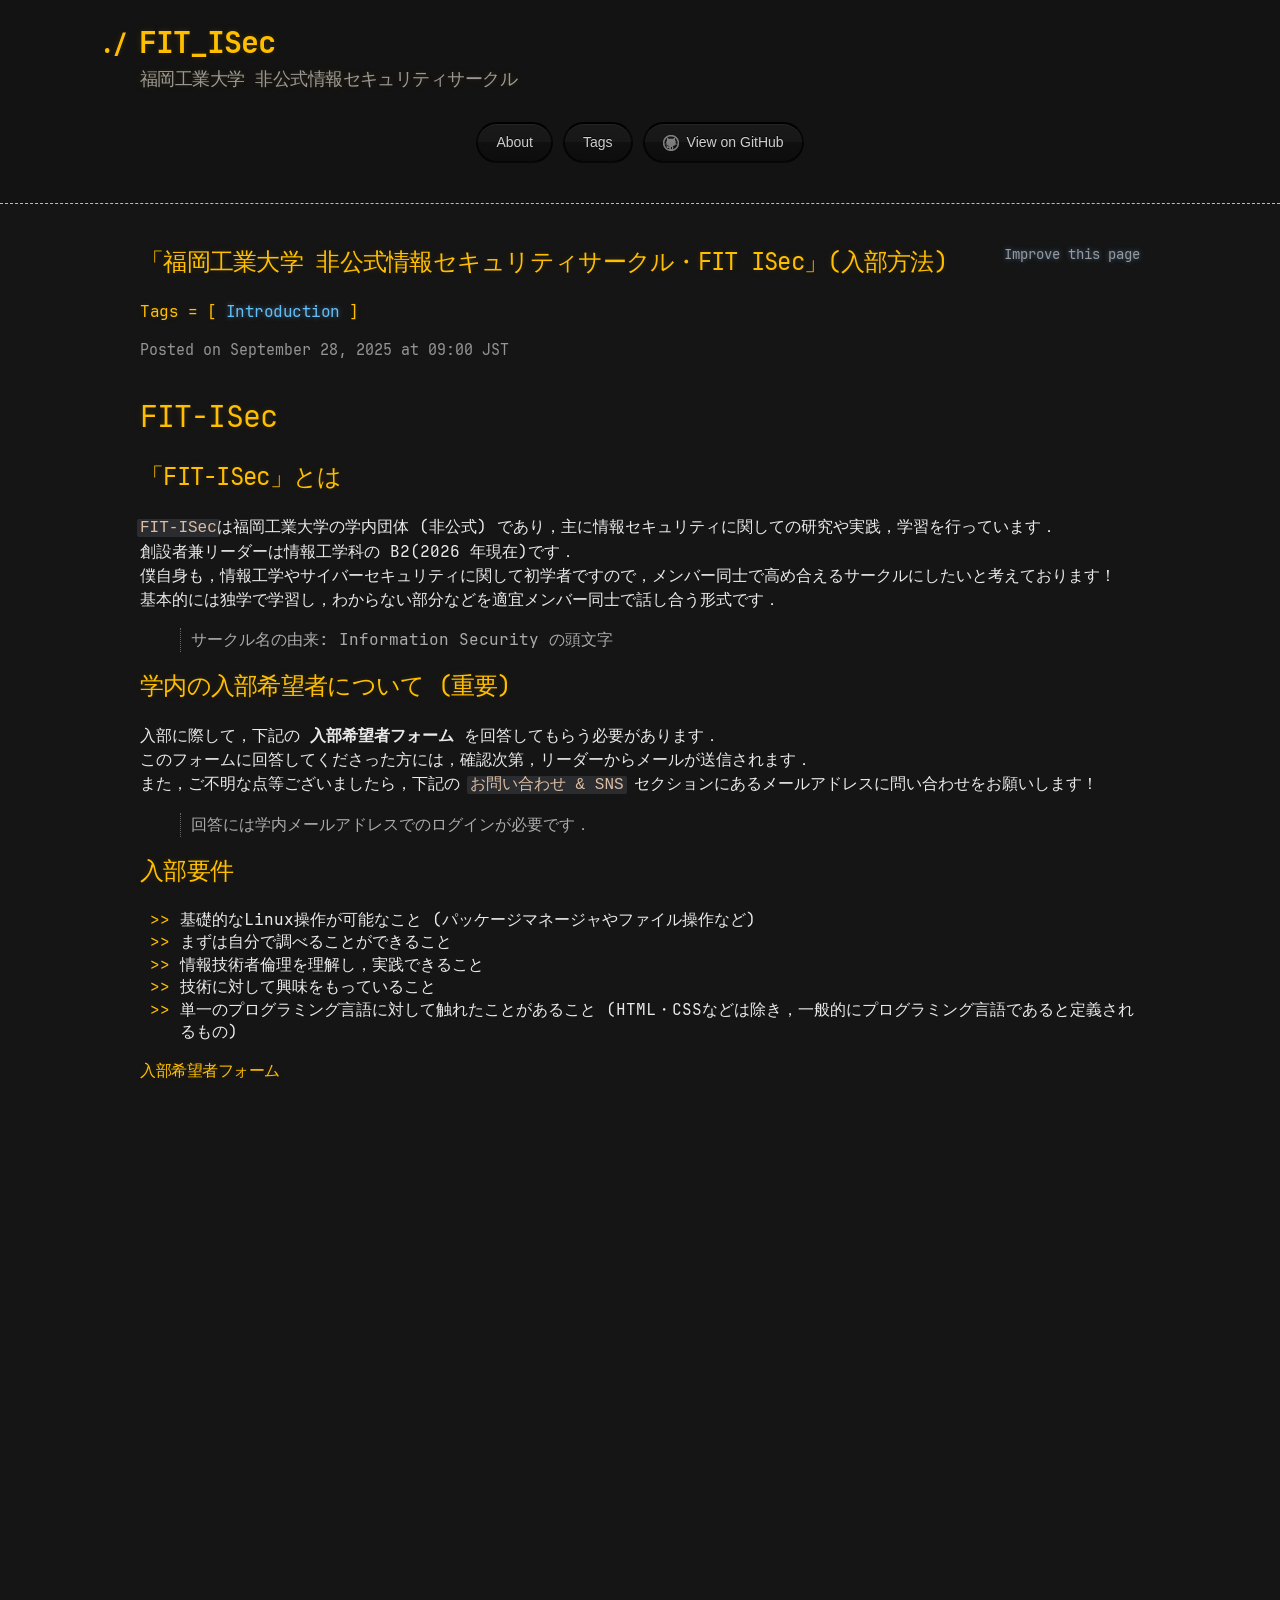
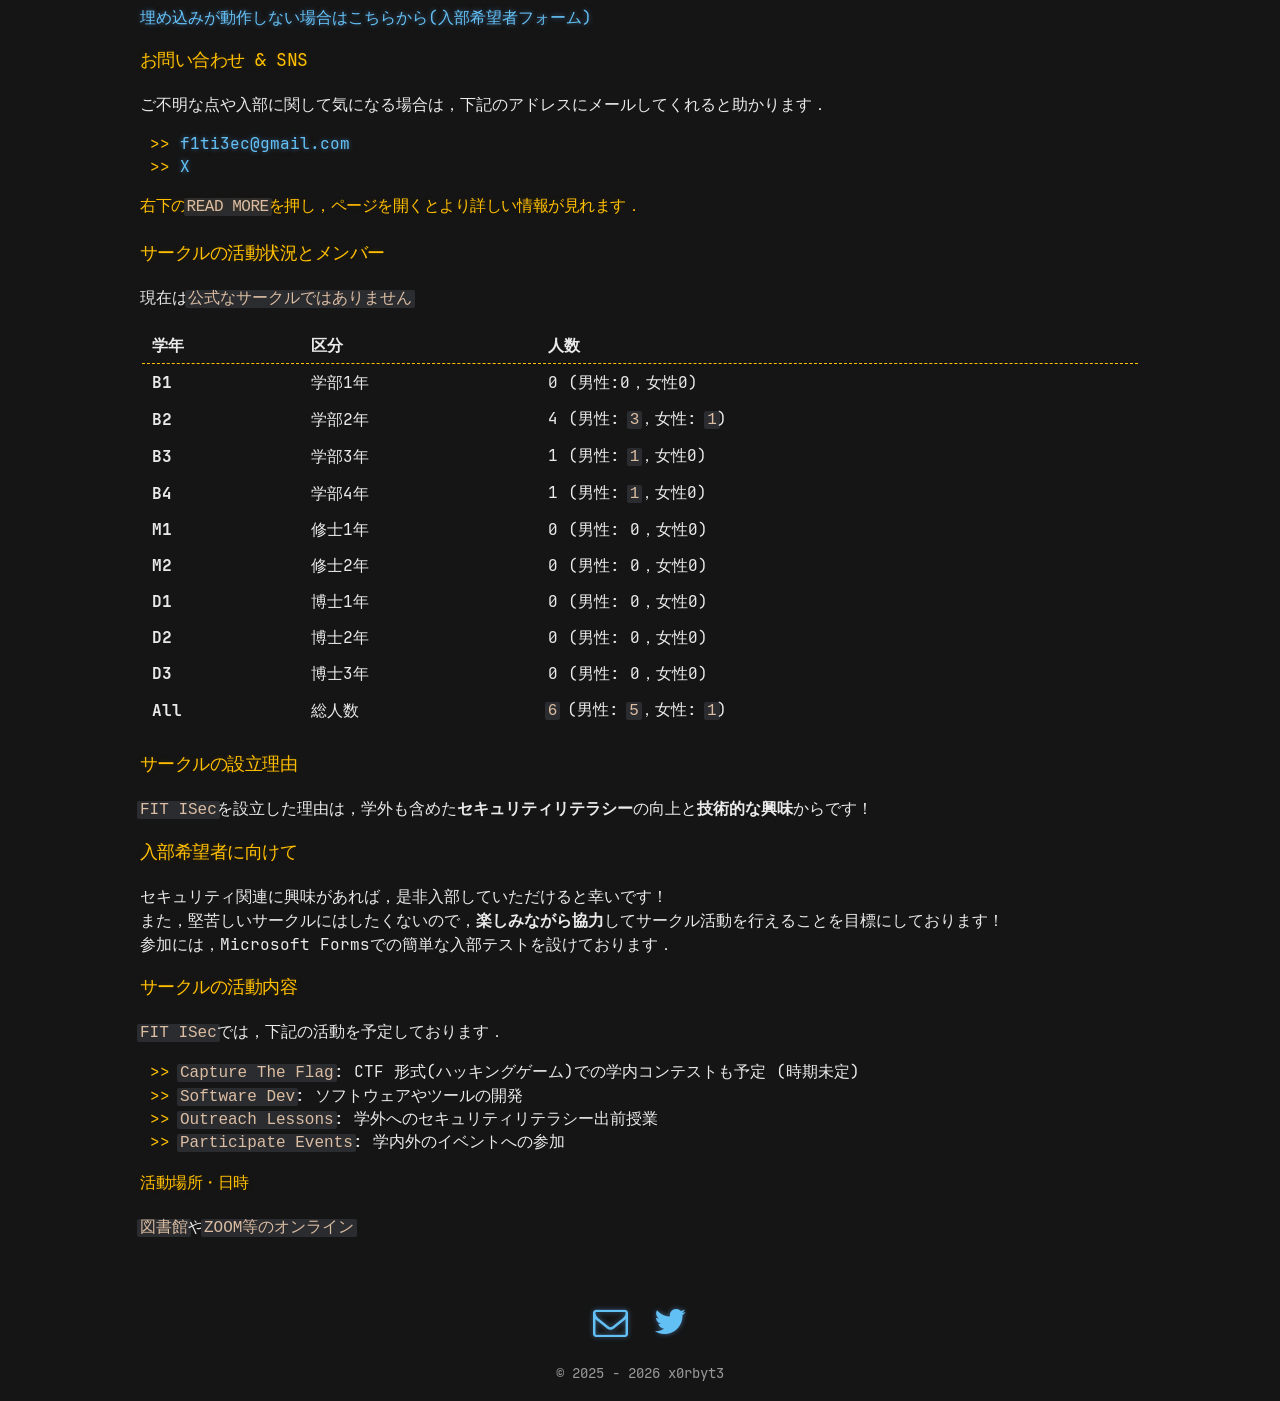
<file: posts/fit-isec/index.html>
<!DOCTYPE html><html lang="ja-JP" xml:lang="ja-JP">
  
<head>
  <meta http-equiv="X-UA-Compatible" content="IE=edge">
<meta name="viewport" content="width=device-width, initial-scale=1.0">
<meta http-equiv="Content-Type" content="text/html;charset=utf-8" />
<link rel="shortcut icon" type="image/png" sizes="32x32" href="https://sl91994.github.io/fit_isec_blog/favicon-32x32.png">
<link rel="alternate" type="application/atom+xml" title="Atom feed" href="https://sl91994.github.io/fit_isec_blog/atom.xml">
<link rel="stylesheet" href="https://sl91994.github.io/fit_isec_blog/main.css">
<meta name="theme-color" content="#151515">
<meta name="msapplication-navbutton-color" content="#151515">
<meta name="apple-mobile-web-app-status-bar-style" content="black-translucent">

<script async src="https://www.googletagmanager.com/gtag/js?id=G-9LJD7HXS2F"></script>
<script>
  window.dataLayer = window.dataLayer || [];
  function gtag() { window.dataLayer.push(arguments); }
  gtag('js', new Date());
  gtag('config', 'G-9LJD7HXS2F');
</script>

<meta name="robots" content="index, follow">
<meta name="googlebot" content="index, follow, max-snippet:-1, max-image-preview:large, max-video-preview:-1">
<meta name="bingbot" content="index, follow, max-snippet:-1, max-image-preview:large, max-video-preview:-1">

<title>「福岡工業大学 非公式情報セキュリティサークル・FIT ISec」(入部方法) | FIT_ISec</title>
<meta name="generator" content="Zola">
<meta name="description" content="FIT-ISec「FIT-ISec」とはFIT-ISecは福岡工業大学の学内団体 (非公式) であり，主に情報セキュリティに関しての研究や実践，学習を行っています．
創設者兼リーダーは情報工学科の B2(2026 年現在)です．
僕自身も，情報工学やサイバーセキュリティに関して初学者ですので，メンバー同士で高め合えるサークルにしたいと考えております！
基本的には独学で学習し，わからない部分などを適…">
<meta name="author" content="x0rbyt3">
<link rel="canonical" href="https://sl91994.github.io/fit_isec_blog/posts/fit-isec/">
  <meta name="twitter:card" content="summary_large_image">
    <meta name="twitter:image" content="https://sl91994.github.io/fit_isec_blog/images/icon_512x512.png">
  <meta name="twitter:title" content="「福岡工業大学 非公式情報セキュリティサークル・FIT ISec」(入部方法)">
  <meta name="twitter:description" content="FIT-ISec「FIT-ISec」とはFIT-ISecは福岡工業大学の学内団体 (非公式) であり，主に情報セキュリティに関しての研究や実践，学習を行っています．
創設者兼リーダーは情報工学科の B2(2026 年現在)です．
僕自身も，情報工学やサイバーセキュリティに関して初学者ですので，メンバー同士で高め合えるサークルにしたいと考えております！
基本的には独学で学習し，わからない部分などを適…">
  
  <meta property="og:title" content="「福岡工業大学 非公式情報セキュリティサークル・FIT ISec」(入部方法)">
  <meta property="og:description" content="FIT-ISec「FIT-ISec」とはFIT-ISecは福岡工業大学の学内団体 (非公式) であり，主に情報セキュリティに関しての研究や実践，学習を行っています．
創設者兼リーダーは情報工学科の B2(2026 年現在)です．
僕自身も，情報工学やサイバーセキュリティに関して初学者ですので，メンバー同士で高め合えるサークルにしたいと考えております！
基本的には独学で学習し，わからない部分などを適…">
  <meta property="og:type" content="article">
  <meta property="og:url" content="https://sl91994.github.io/fit_isec_blog/posts/fit-isec/">
    <meta property="og:image" content="https://sl91994.github.io/fit_isec_blog/images/icon_512x512.png">

  <meta property="og:site_name" content="「福岡工業大学 非公式情報セキュリティサークル・FIT ISec」(入部方法)">
  <meta property="og:locale" content="ja_JP">
    <meta property="article:published_time" content="2025-09-28T00:00:00+00:00">
    <script type="application/ld+json">
    {
      "@context": "https://schema.org",
      "@type": "BlogPosting",
      "mainEntityOfPage": {
        "@type": "WebPage",
        "@id": "https://sl91994.github.io/fit_isec_blog/posts/fit-isec"
      },
      "headline": "「福岡工業大学 非公式情報セキュリティサークル・FIT ISec」(入部方法)",
      "description": "FIT-ISec「FIT-ISec」とはFIT-ISecは福岡工業大学の学内団体 (非公式) であり，主に情報セキュリティに関しての研究や実践，学習を行っています．
創設者兼リーダーは情報工学科の B2(2026 年現在)です．
僕自身も，情報工学やサイバーセキュリティに関して初学者ですので，メンバー同士で高め合えるサークルにしたいと考えております！
基本的には独学で学習し，わからない部分などを適…",
      "wordcount": "941",
      "datePublished": "2025-09-28T00:00:00+00:00",
      "dateModified": "2025-09-28T00:00:00+00:00",
      "author": {
        "@type": "Person",
        "name": "x0rbyt3"
      },
      "publisher": {
        "@type": "Organization",
        "name": "「福岡工業大学 非公式情報セキュリティサークル・FIT ISec」(入部方法)",
        "logo": {
          "@type": "ImageObject",
          "url": "https://sl91994.github.io/fit_isec_blog/images/icon_512x512.png"
        }
      }
    }
    </script>

</head>

<body>
  <header>
    <div class="container">
      <a id="a-title" href="https://sl91994.github.io/fit_isec_blog">
        <h1>FIT_ISec</h1>
      </a>
      <h2>福岡工業大学 非公式情報セキュリティサークル</h2>
      <nav id="navbar">
  <a href="https://sl91994.github.io/fit_isec_blog/about" class="btn">About</a>
  <a href="https://sl91994.github.io/fit_isec_blog/tags" class="btn">Tags</a>
  <a href="https://github.com/SL9-1994" class="btn btn-github"><span class="icon"></span>View on GitHub</a>
</nav>
</div>
  </header>

  <div class="container">
    <main>
<!-- Flag 2/3 -->
<script>
  const key = "flag";
  const value = "2/3 FIT{jpegとjpgを統一してほしい}";

  localStorage.setItem(key, value);
</script>

<article class="page">
  <div class="header-container">
    <h2>「福岡工業大学 非公式情報セキュリティサークル・FIT ISec」(入部方法)</h2>
    <div class="improve hide-on-mobiles">
      
<a href="https://github.com/SL9-1994/fit_isec_blog/edit/master/content/posts/fit_isec.md" title="Help improve page https://sl91994.github.io/fit_isec_blog/posts/fit-isec/">Improve this page</a>

    </div>
  </div>
  <div class="page-info">
    <span>Tags = [
      <a href="https://sl91994.github.io/fit_isec_blog/tags/introduction/" class="page-tag">Introduction</a> ]
    </span>
    <time class="page-time smaller" datetime=" 2025-09-28T00:00:00+00:00">
      Posted on September 28, 2025 at 09:00 JST
    </time>
  </div>
  <div class="entry">
    <h1 id="fit-isec">FIT-ISec</h1>
<h2 id="fit-isec-toha">「FIT-ISec」とは</h2>
<p><code>FIT-ISec</code>は福岡工業大学の学内団体 (非公式) であり，主に情報セキュリティに関しての研究や実践，学習を行っています．<br>
創設者兼リーダーは情報工学科の B2(2026 年現在)です．<br>
僕自身も，情報工学やサイバーセキュリティに関して初学者ですので，メンバー同士で高め合えるサークルにしたいと考えております！
基本的には独学で学習し，わからない部分などを適宜メンバー同士で話し合う形式です．</p>
<blockquote>
<p>サークル名の由来: Information Security の頭文字</p>
</blockquote>
<h2 id="xue-nei-noru-bu-xi-wang-zhe-nituite-zhong-yao">学内の入部希望者について (重要)</h2>
<p>入部に際して，下記の <strong>入部希望者フォーム</strong> を回答してもらう必要があります．<br>
このフォームに回答してくださった方には，確認次第，リーダーからメールが送信されます．<br>
また，ご不明な点等ございましたら，下記の <code>お問い合わせ &amp; SNS</code> セクションにあるメールアドレスに問い合わせをお願いします！</p>
<blockquote>
<p>回答には学内メールアドレスでのログインが必要です．</p>
</blockquote>
<h2 id="ru-bu-yao-jian">入部要件</h2>
<ul>
<li>基礎的なLinux操作が可能なこと (パッケージマネージャやファイル操作など)</li>
<li>まずは自分で調べることができること</li>
<li>情報技術者倫理を理解し，実践できること</li>
<li>技術に対して興味をもっていること</li>
<li>単一のプログラミング言語に対して触れたことがあること (HTML・CSSなどは除き，一般的にプログラミング言語であると定義されるもの)</li>
</ul>
<h4 id="ru-bu-xi-wang-zhe-huomu">入部希望者フォーム</h4>
<iframe width="640px" height="480px" src="https://forms.office.com/Pages/ResponsePage.aspx?id=NIp2LOKKdUey6PnQAqEadNeWli7uRm5PgqZccQdHKXBUNk1XSVVDWFRLOEEzR0FMRzVSR0FMR0FCWS4u&embed=true" frameborder="0" marginwidth="0" marginheight="0" style="border: none; max-width:100%; max-height:100vh" allowfullscreen webkitallowfullscreen mozallowfullscreen msallowfullscreen> </iframe>
<p><a rel="external" href="https://forms.office.com/Pages/ResponsePage.aspx?id=NIp2LOKKdUey6PnQAqEadNeWli7uRm5PgqZccQdHKXBUNk1XSVVDWFRLOEEzR0FMRzVSR0FMR0FCWS4u">埋め込みが動作しない場合はこちらから(入部希望者フォーム)</a></p>
<h3 id="owen-ihe-wase-sns">お問い合わせ &amp; SNS</h3>
<p>ご不明な点や入部に関して気になる場合は，下記のアドレスにメールしてくれると助かります．</p>
<ul>
<li><a href="mailto:f1ti3ec@gmail.com">f1ti3ec@gmail.com</a></li>
<li><a rel="external" href="https://x.com/FIT_ISec">X</a></li>
</ul>
<h4 id="you-xia-noread-morewoya-si-peziwokai-kutoyorixiang-siiqing-bao-gajian-remasu">右下の<code>READ MORE</code>を押し，ページを開くとより詳しい情報が見れます．</h4>
<span id="continue-reading"></span><h3 id="sakurunohuo-dong-zhuang-kuang-tomenba">サークルの活動状況とメンバー</h3>
<p>現在は<code>公式なサークルではありません</code><br></p>
<table><thead><tr><th style="text-align: left">学年</th><th style="text-align: left">区分</th><th style="text-align: left">人数</th></tr></thead><tbody>
<tr><td style="text-align: left"><strong>B1</strong></td><td style="text-align: left">学部1年</td><td style="text-align: left">0 (男性:0，女性0)</td></tr>
<tr><td style="text-align: left"><strong>B2</strong></td><td style="text-align: left">学部2年</td><td style="text-align: left">4 (男性: <code>3</code>，女性: <code>1</code>)</td></tr>
<tr><td style="text-align: left"><strong>B3</strong></td><td style="text-align: left">学部3年</td><td style="text-align: left">1 (男性: <code>1</code>，女性0)</td></tr>
<tr><td style="text-align: left"><strong>B4</strong></td><td style="text-align: left">学部4年</td><td style="text-align: left">1 (男性: <code>1</code>，女性0)</td></tr>
<tr><td style="text-align: left"><strong>M1</strong></td><td style="text-align: left">修士1年</td><td style="text-align: left">0 (男性: 0，女性0)</td></tr>
<tr><td style="text-align: left"><strong>M2</strong></td><td style="text-align: left">修士2年</td><td style="text-align: left">0 (男性: 0，女性0)</td></tr>
<tr><td style="text-align: left"><strong>D1</strong></td><td style="text-align: left">博士1年</td><td style="text-align: left">0 (男性: 0，女性0)</td></tr>
<tr><td style="text-align: left"><strong>D2</strong></td><td style="text-align: left">博士2年</td><td style="text-align: left">0 (男性: 0，女性0)</td></tr>
<tr><td style="text-align: left"><strong>D3</strong></td><td style="text-align: left">博士3年</td><td style="text-align: left">0 (男性: 0，女性0)</td></tr>
<tr><td style="text-align: left"><strong>All</strong></td><td style="text-align: left">総人数</td><td style="text-align: left"><code>6</code> (男性: <code>5</code>，女性: <code>1</code>)</td></tr>
</tbody></table>
<h3 id="sakurunoshe-li-li-you">サークルの設立理由</h3>
<p><code>FIT ISec</code>を設立した理由は，学外も含めた<strong>セキュリティリテラシー</strong>の向上と<strong>技術的な興味</strong>からです！</p>
<h3 id="ru-bu-xi-wang-zhe-nixiang-kete">入部希望者に向けて</h3>
<p>セキュリティ関連に興味があれば，是非入部していただけると幸いです！<br>
また，堅苦しいサークルにはしたくないので，<strong>楽しみながら協力</strong>してサークル活動を行えることを目標にしております！<br>
参加には，Microsoft Formsでの簡単な入部テストを設けております．</p>
<h3 id="sakurunohuo-dong-nei-rong">サークルの活動内容</h3>
<p><code>FIT ISec</code>では，下記の活動を予定しております．</p>
<ul>
<li><code>Capture The Flag</code>: CTF 形式(ハッキングゲーム)での学内コンテストも予定 (時期未定)</li>
<li><code>Software Dev</code>: ソフトウェアやツールの開発</li>
<li><code>Outreach Lessons</code>: 学外へのセキュリティリテラシー出前授業</li>
<li><code>Participate Events</code>: 学内外のイベントへの参加</li>
</ul>
<h4 id="huo-dong-chang-suo-ri-shi">活動場所・日時</h4>
<p><code>図書館</code>や<code>ZOOM等のオンライン</code></p>

  </div><div class="giscus comments"></div>
<script src="https://giscus.app/client.js"
        data-repo="SL9-1994&#x2F;fit_isec_blog"
        data-repo-id="R_kgDOP4Q8Hg"
        data-category="General"
        data-category-id="DIC_kwDOP4Q8Hs4Cv_B6"
        data-mapping="og:title"
        data-strict="1"
        data-reactions-enabled="1"
        data-emit-metadata="0"
        data-input-position="top"
        data-theme="fro"
        data-lang="ja"
        data-loading="lazy"
        crossorigin="anonymous"
        async>
</script>

</article>

    </main>
  </div>
  <footer>
    <a href="mailto:f1ti3ec@gmail.com"><i class="svg-icon icon-mail"></i></a>
    <a href="https://www.twitter.com/FIT_ISec"><i class="svg-icon icon-twitter"></i></a>
<span class="copyright">&copy; 2025 - 2026 x0rbyt3</span>
</footer>
</body>

</html>
</file>
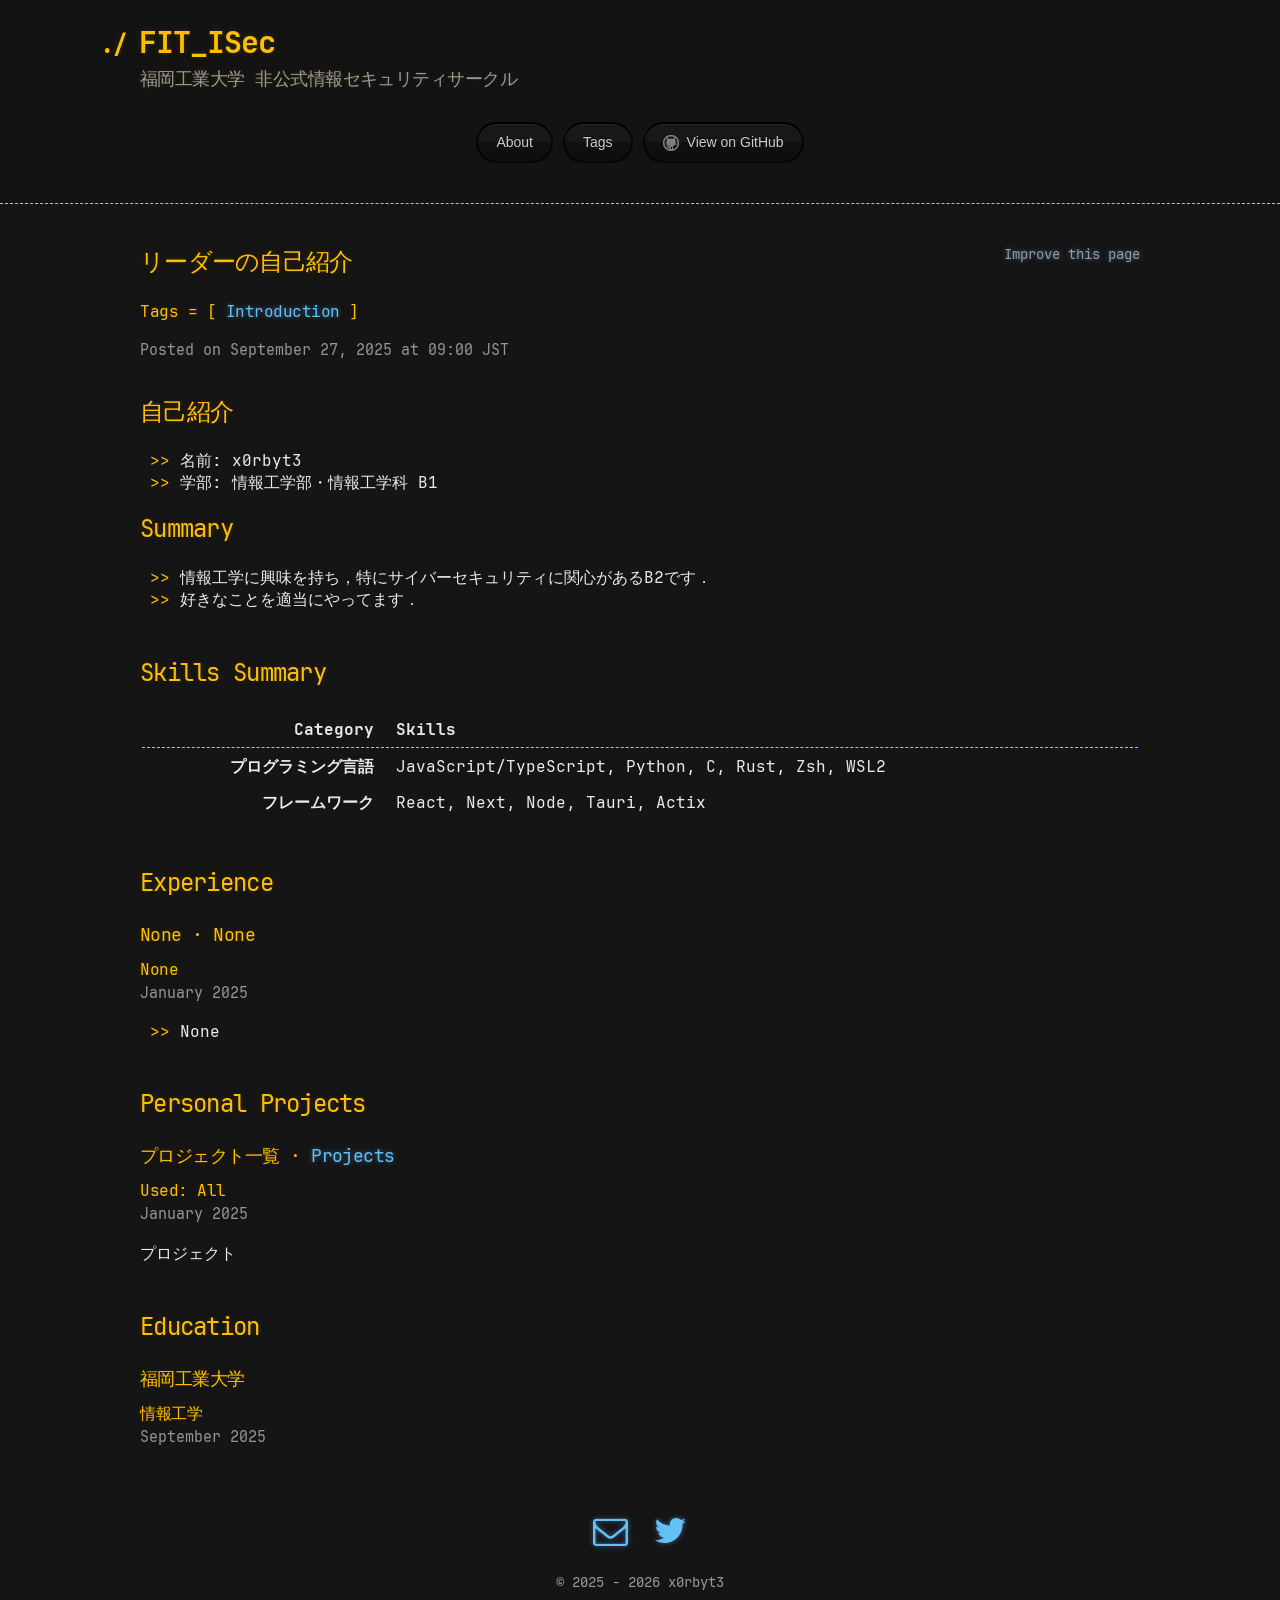
<file: posts/introduction-of-leader/index.html>
<!DOCTYPE html><html lang="ja-JP" xml:lang="ja-JP">
  
<head>
  <meta http-equiv="X-UA-Compatible" content="IE=edge">
<meta name="viewport" content="width=device-width, initial-scale=1.0">
<meta http-equiv="Content-Type" content="text/html;charset=utf-8" />
<link rel="shortcut icon" type="image/png" sizes="32x32" href="https://sl91994.github.io/fit_isec_blog/favicon-32x32.png">
<link rel="alternate" type="application/atom+xml" title="Atom feed" href="https://sl91994.github.io/fit_isec_blog/atom.xml">
<link rel="stylesheet" href="https://sl91994.github.io/fit_isec_blog/main.css">
<meta name="theme-color" content="#151515">
<meta name="msapplication-navbutton-color" content="#151515">
<meta name="apple-mobile-web-app-status-bar-style" content="black-translucent">

<script async src="https://www.googletagmanager.com/gtag/js?id=G-9LJD7HXS2F"></script>
<script>
  window.dataLayer = window.dataLayer || [];
  function gtag() { window.dataLayer.push(arguments); }
  gtag('js', new Date());
  gtag('config', 'G-9LJD7HXS2F');
</script>

<meta name="robots" content="index, follow">
<meta name="googlebot" content="index, follow, max-snippet:-1, max-image-preview:large, max-video-preview:-1">
<meta name="bingbot" content="index, follow, max-snippet:-1, max-image-preview:large, max-video-preview:-1">

<title>リーダーの自己紹介 | FIT_ISec</title>
<meta name="generator" content="Zola">
<meta name="description" content="自己紹介名前: x0rbyt3学部: 情報工学部・情報工学科 B1Summary情報工学に興味を持ち，特にサイバーセキュリティに関心があるB2です．好きなことを適当にやってます．Skills SummaryCategorySkillsプログラミング言語JavaScript&#x2F;TypeScript, Python, C, Rust, Zsh, WSL2フレームワークReact, Next, Node,…">
<meta name="author" content="x0rbyt3">
<link rel="canonical" href="https://sl91994.github.io/fit_isec_blog/posts/introduction-of-leader/">
  <meta name="twitter:card" content="summary_large_image">
    <meta name="twitter:image" content="https://sl91994.github.io/fit_isec_blog/images/icon_512x512.png">
  <meta name="twitter:title" content="リーダーの自己紹介">
  <meta name="twitter:description" content="自己紹介名前: x0rbyt3学部: 情報工学部・情報工学科 B1Summary情報工学に興味を持ち，特にサイバーセキュリティに関心があるB2です．好きなことを適当にやってます．Skills SummaryCategorySkillsプログラミング言語JavaScript&#x2F;TypeScript, Python, C, Rust, Zsh, WSL2フレームワークReact, Next, Node,…">
  
  <meta property="og:title" content="リーダーの自己紹介">
  <meta property="og:description" content="自己紹介名前: x0rbyt3学部: 情報工学部・情報工学科 B1Summary情報工学に興味を持ち，特にサイバーセキュリティに関心があるB2です．好きなことを適当にやってます．Skills SummaryCategorySkillsプログラミング言語JavaScript&#x2F;TypeScript, Python, C, Rust, Zsh, WSL2フレームワークReact, Next, Node,…">
  <meta property="og:type" content="article">
  <meta property="og:url" content="https://sl91994.github.io/fit_isec_blog/posts/introduction-of-leader/">
    <meta property="og:image" content="https://sl91994.github.io/fit_isec_blog/images/icon_512x512.png">

  <meta property="og:site_name" content="リーダーの自己紹介">
  <meta property="og:locale" content="ja_JP">
    <meta property="article:published_time" content="2025-09-27T00:00:00+00:00">
    <script type="application/ld+json">
    {
      "@context": "https://schema.org",
      "@type": "BlogPosting",
      "mainEntityOfPage": {
        "@type": "WebPage",
        "@id": "https://sl91994.github.io/fit_isec_blog/posts/introduction-of-leader"
      },
      "headline": "リーダーの自己紹介",
      "description": "自己紹介名前: x0rbyt3学部: 情報工学部・情報工学科 B1Summary情報工学に興味を持ち，特にサイバーセキュリティに関心があるB2です．好きなことを適当にやってます．Skills SummaryCategorySkillsプログラミング言語JavaScript&#x2F;TypeScript, Python, C, Rust, Zsh, WSL2フレームワークReact, Next, Node,…",
      "wordcount": "22",
      "datePublished": "2025-09-27T00:00:00+00:00",
      "dateModified": "2025-09-27T00:00:00+00:00",
      "author": {
        "@type": "Person",
        "name": "x0rbyt3"
      },
      "publisher": {
        "@type": "Organization",
        "name": "リーダーの自己紹介",
        "logo": {
          "@type": "ImageObject",
          "url": "https://sl91994.github.io/fit_isec_blog/images/icon_512x512.png"
        }
      }
    }
    </script>

</head>

<body>
  <header>
    <div class="container">
      <a id="a-title" href="https://sl91994.github.io/fit_isec_blog">
        <h1>FIT_ISec</h1>
      </a>
      <h2>福岡工業大学 非公式情報セキュリティサークル</h2>
      <nav id="navbar">
  <a href="https://sl91994.github.io/fit_isec_blog/about" class="btn">About</a>
  <a href="https://sl91994.github.io/fit_isec_blog/tags" class="btn">Tags</a>
  <a href="https://github.com/SL9-1994" class="btn btn-github"><span class="icon"></span>View on GitHub</a>
</nav>
</div>
  </header>

  <div class="container">
    <main>
<!-- Flag 2/3 -->
<script>
  const key = "flag";
  const value = "2/3 FIT{jpegとjpgを統一してほしい}";

  localStorage.setItem(key, value);
</script>

<article class="page">
  <div class="header-container">
    <h2>リーダーの自己紹介</h2>
    <div class="improve hide-on-mobiles">
      
<a href="https://github.com/SL9-1994/fit_isec_blog/edit/master/content/posts/introduction_of_leader.md" title="Help improve page https://sl91994.github.io/fit_isec_blog/posts/introduction-of-leader/">Improve this page</a>

    </div>
  </div>
  <div class="page-info">
    <span>Tags = [
      <a href="https://sl91994.github.io/fit_isec_blog/tags/introduction/" class="page-tag">Introduction</a> ]
    </span>
    <time class="page-time smaller" datetime=" 2025-09-27T00:00:00+00:00">
      Posted on September 27, 2025 at 09:00 JST
    </time>
  </div>
  <div class="entry">
    <h2 id="zi-ji-shao-jie">自己紹介</h2>
<ul>
<li>名前: x0rbyt3</li>
<li>学部: 情報工学部・情報工学科 B1</li>
</ul>
<span id="continue-reading"></span><div class="cv">
<h2 id="summary">Summary</h2>
<ul>
<li>情報工学に興味を持ち，特にサイバーセキュリティに関心があるB2です．</li>
<li>好きなことを適当にやってます．</li>
</ul>
<h2 id="skills-summary">Skills Summary</h2>
<table><thead><tr><th style="text-align: right">Category</th><th style="text-align: left">Skills</th></tr></thead><tbody>
<tr><td style="text-align: right"><strong>プログラミング言語</strong></td><td style="text-align: left">JavaScript/TypeScript, Python, C, Rust, Zsh, WSL2</td></tr>
<tr><td style="text-align: right"><strong>フレームワーク</strong></td><td style="text-align: left">React, Next, Node, Tauri, Actix</td></tr>
</tbody></table>
<h2 id="experience">Experience</h2>
  <div class="cv-experience">
<h3 id="none-none">None · None</h3>
<h4 id="none">None</h4>
  <div><time datetime="2025-01-01T00:00:00+00:00" class="smaller">January 2025</time></div>
<ul>
<li>None</li>
</ul>
  </div>
<h2 id="personal-projects">Personal Projects</h2>
  <div class="cv-projects">
<h3 id="puroziekutoyi-lan-projects">プロジェクト一覧 · <a href="https://sl91994.github.io/fit_isec_blog/posts/introduction-of-leader/None">Projects</a></h3>
<h4 id="used-all">Used: All</h4>
  <div><time datetime="2025-01-01T00:00:00+00:00" class="smaller">January 2025</time></div>
<p>プロジェクト</p>
  </div>
<h2 id="education">Education</h2>
  <div class="cv-education">
<h3 id="fu-gang-gong-ye-da-xue">福岡工業大学</h3>
<h4 id="qing-bao-gong-xue">情報工学</h4>
  <div><time datetime="2025-09-28T00:00:00+00:00" class="smaller">September 2025</time></div>
  </div>
</div>

  </div><div class="giscus comments"></div>
<script src="https://giscus.app/client.js"
        data-repo="SL9-1994&#x2F;fit_isec_blog"
        data-repo-id="R_kgDOP4Q8Hg"
        data-category="General"
        data-category-id="DIC_kwDOP4Q8Hs4Cv_B6"
        data-mapping="og:title"
        data-strict="1"
        data-reactions-enabled="1"
        data-emit-metadata="0"
        data-input-position="top"
        data-theme="fro"
        data-lang="ja"
        data-loading="lazy"
        crossorigin="anonymous"
        async>
</script>

</article>

    </main>
  </div>
  <footer>
    <a href="mailto:f1ti3ec@gmail.com"><i class="svg-icon icon-mail"></i></a>
    <a href="https://www.twitter.com/FIT_ISec"><i class="svg-icon icon-twitter"></i></a>
<span class="copyright">&copy; 2025 - 2026 x0rbyt3</span>
</footer>
</body>

</html>
</file>
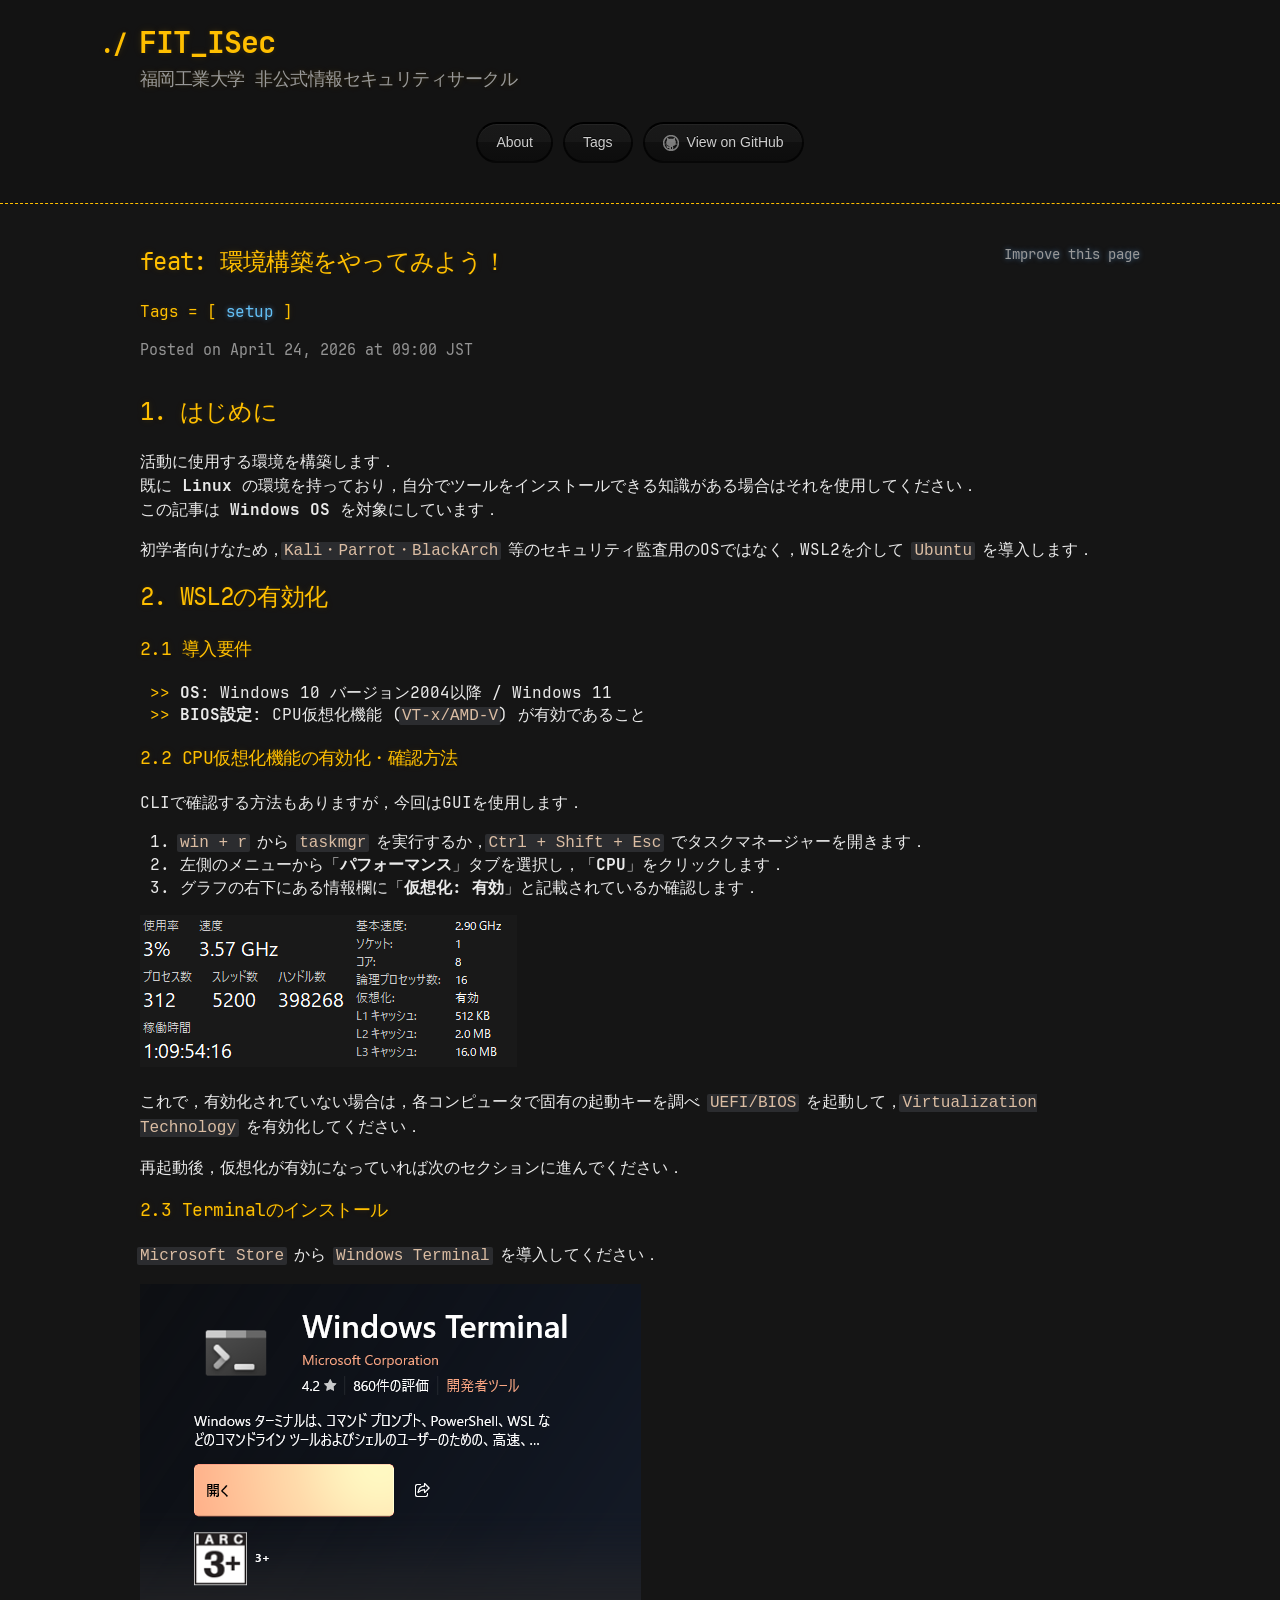
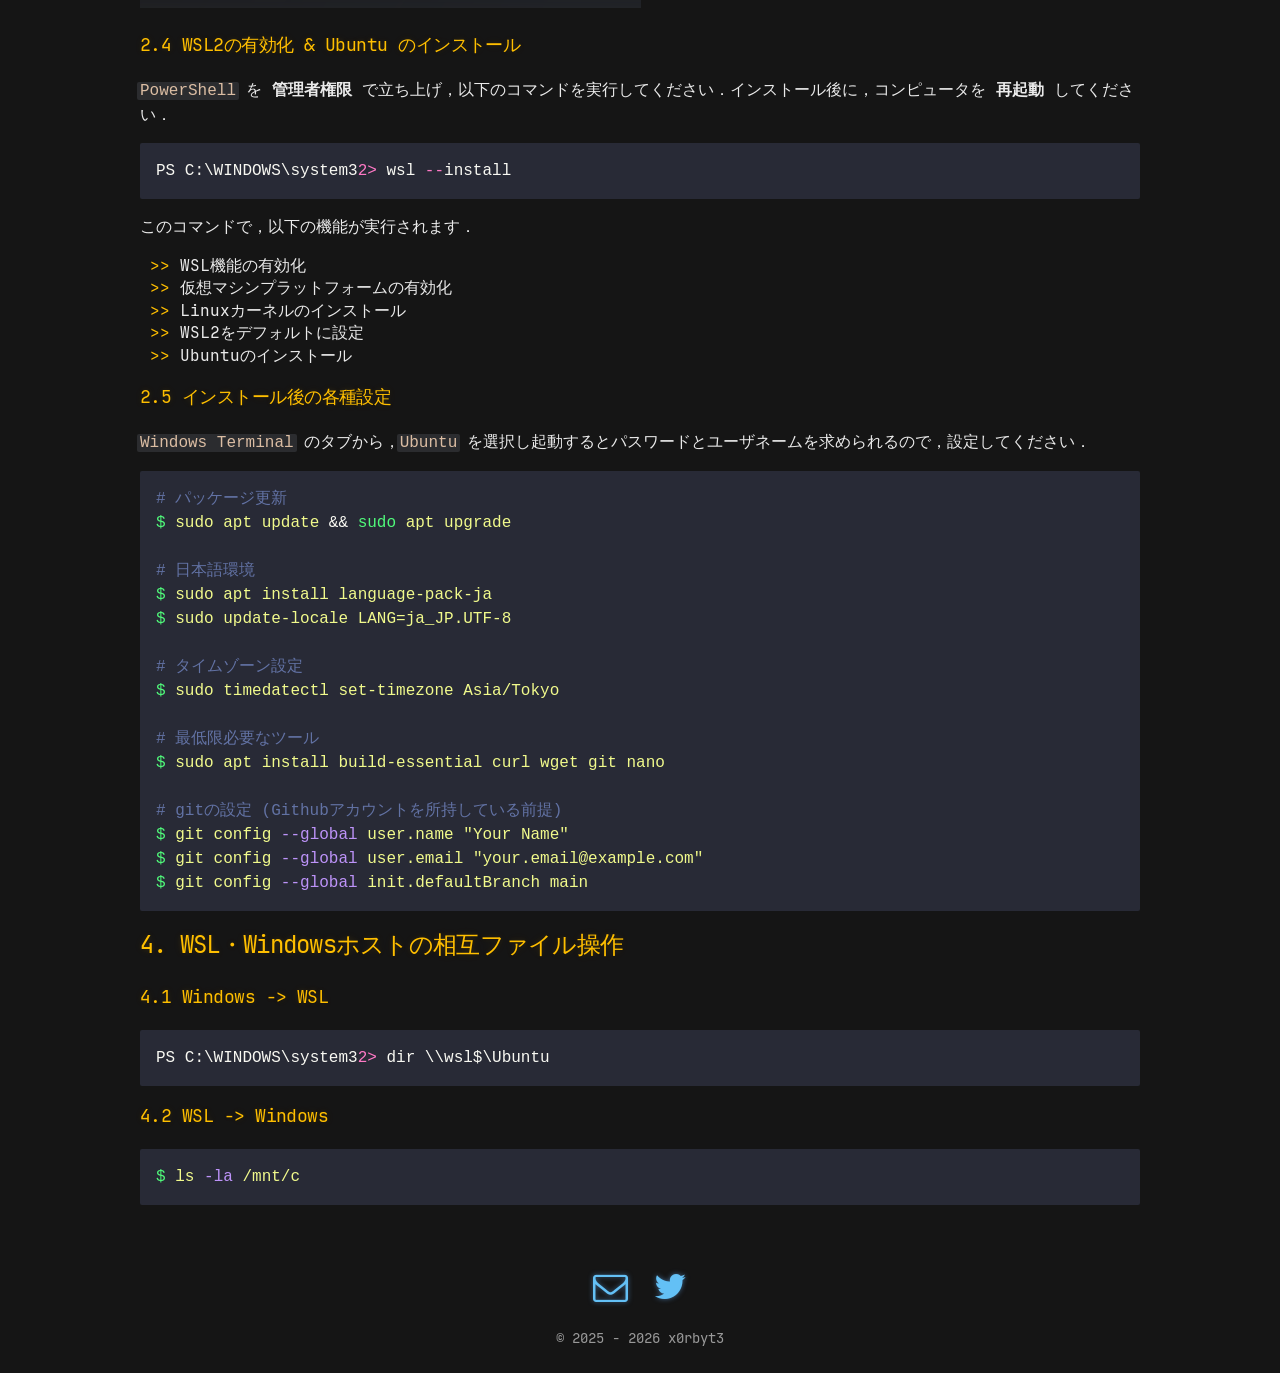
<file: posts/setup-dev-env/index.html>
<!DOCTYPE html><html lang="ja-JP" xml:lang="ja-JP">
  
<head>
  <meta http-equiv="X-UA-Compatible" content="IE=edge">
<meta name="viewport" content="width=device-width, initial-scale=1.0">
<meta http-equiv="Content-Type" content="text/html;charset=utf-8" />
<link rel="shortcut icon" type="image/png" sizes="32x32" href="https://sl91994.github.io/fit_isec_blog/favicon-32x32.png">
<link rel="alternate" type="application/atom+xml" title="Atom feed" href="https://sl91994.github.io/fit_isec_blog/atom.xml">
<link rel="stylesheet" href="https://sl91994.github.io/fit_isec_blog/main.css">
<meta name="theme-color" content="#151515">
<meta name="msapplication-navbutton-color" content="#151515">
<meta name="apple-mobile-web-app-status-bar-style" content="black-translucent">

<script async src="https://www.googletagmanager.com/gtag/js?id=G-9LJD7HXS2F"></script>
<script>
  window.dataLayer = window.dataLayer || [];
  function gtag() { window.dataLayer.push(arguments); }
  gtag('js', new Date());
  gtag('config', 'G-9LJD7HXS2F');
</script>

<meta name="robots" content="index, follow">
<meta name="googlebot" content="index, follow, max-snippet:-1, max-image-preview:large, max-video-preview:-1">
<meta name="bingbot" content="index, follow, max-snippet:-1, max-image-preview:large, max-video-preview:-1">

<title>feat: 環境構築をやってみよう！ | FIT_ISec</title>
<meta name="generator" content="Zola">
<meta name="description" content="1. はじめに活動に使用する環境を構築します．
既に Linux の環境を持っており，自分でツールをインストールできる知識がある場合はそれを使用してください．
この記事は Windows OS を対象にしています．初学者向けなため，Kali・Parrot・BlackArch 等のセキュリティ監査用のOSではなく，WSL2を介して Ubuntu を導入します．2. WSL2の有効化2.1 導入要件O…">
<meta name="author" content="x0rbyt3">
<link rel="canonical" href="https://sl91994.github.io/fit_isec_blog/posts/setup-dev-env/">
  <meta name="twitter:card" content="summary_large_image">
    <meta name="twitter:image" content="https://sl91994.github.io/fit_isec_blog/images/icon_512x512.png">
  <meta name="twitter:title" content="feat: 環境構築をやってみよう！">
  <meta name="twitter:description" content="1. はじめに活動に使用する環境を構築します．
既に Linux の環境を持っており，自分でツールをインストールできる知識がある場合はそれを使用してください．
この記事は Windows OS を対象にしています．初学者向けなため，Kali・Parrot・BlackArch 等のセキュリティ監査用のOSではなく，WSL2を介して Ubuntu を導入します．2. WSL2の有効化2.1 導入要件O…">
  
  <meta property="og:title" content="feat: 環境構築をやってみよう！">
  <meta property="og:description" content="1. はじめに活動に使用する環境を構築します．
既に Linux の環境を持っており，自分でツールをインストールできる知識がある場合はそれを使用してください．
この記事は Windows OS を対象にしています．初学者向けなため，Kali・Parrot・BlackArch 等のセキュリティ監査用のOSではなく，WSL2を介して Ubuntu を導入します．2. WSL2の有効化2.1 導入要件O…">
  <meta property="og:type" content="article">
  <meta property="og:url" content="https://sl91994.github.io/fit_isec_blog/posts/setup-dev-env/">
    <meta property="og:image" content="https://sl91994.github.io/fit_isec_blog/images/icon_512x512.png">

  <meta property="og:site_name" content="feat: 環境構築をやってみよう！">
  <meta property="og:locale" content="ja_JP">
    <meta property="article:published_time" content="2026-04-24T00:00:00+00:00">
    <script type="application/ld+json">
    {
      "@context": "https://schema.org",
      "@type": "BlogPosting",
      "mainEntityOfPage": {
        "@type": "WebPage",
        "@id": "https://sl91994.github.io/fit_isec_blog/posts/setup-dev-env"
      },
      "headline": "feat: 環境構築をやってみよう！",
      "description": "1. はじめに活動に使用する環境を構築します．
既に Linux の環境を持っており，自分でツールをインストールできる知識がある場合はそれを使用してください．
この記事は Windows OS を対象にしています．初学者向けなため，Kali・Parrot・BlackArch 等のセキュリティ監査用のOSではなく，WSL2を介して Ubuntu を導入します．2. WSL2の有効化2.1 導入要件O…",
      "wordcount": "587",
      "datePublished": "2026-04-24T00:00:00+00:00",
      "dateModified": "2026-04-24T00:00:00+00:00",
      "author": {
        "@type": "Person",
        "name": "x0rbyt3"
      },
      "publisher": {
        "@type": "Organization",
        "name": "feat: 環境構築をやってみよう！",
        "logo": {
          "@type": "ImageObject",
          "url": "https://sl91994.github.io/fit_isec_blog/images/icon_512x512.png"
        }
      }
    }
    </script>

</head>

<body>
  <header>
    <div class="container">
      <a id="a-title" href="https://sl91994.github.io/fit_isec_blog">
        <h1>FIT_ISec</h1>
      </a>
      <h2>福岡工業大学 非公式情報セキュリティサークル</h2>
      <nav id="navbar">
  <a href="https://sl91994.github.io/fit_isec_blog/about" class="btn">About</a>
  <a href="https://sl91994.github.io/fit_isec_blog/tags" class="btn">Tags</a>
  <a href="https://github.com/SL9-1994" class="btn btn-github"><span class="icon"></span>View on GitHub</a>
</nav>
</div>
  </header>

  <div class="container">
    <main>
<!-- Flag 2/3 -->
<script>
  const key = "flag";
  const value = "2/3 FIT{jpegとjpgを統一してほしい}";

  localStorage.setItem(key, value);
</script>

<article class="page">
  <div class="header-container">
    <h2>feat: 環境構築をやってみよう！</h2>
    <div class="improve hide-on-mobiles">
      
<a href="https://github.com/SL9-1994/fit_isec_blog/edit/master/content/posts/setup_dev_env.md" title="Help improve page https://sl91994.github.io/fit_isec_blog/posts/setup-dev-env/">Improve this page</a>

    </div>
  </div>
  <div class="page-info">
    <span>Tags = [
      <a href="https://sl91994.github.io/fit_isec_blog/tags/setup/" class="page-tag">setup</a> ]
    </span>
    <time class="page-time smaller" datetime=" 2026-04-24T00:00:00+00:00">
      Posted on April 24, 2026 at 09:00 JST
    </time>
  </div>
  <div class="entry">
    <!-- Flag 1/3 -->
<!-- 31 2f 33 20 46 49 54 7b e6 9c 80 e8 bf 91 ef bc 8c e8 a6 96 e5 8a 9b e3 81 ae e4 bd 8e e4 b8 8b e3 81 8c e5 87 84 e3 81 be e3 81 98 e3 81 84 e3 82 93 e3 81 a0 e3 81 91 e3 81 a9 2e 2e 2e 7d -->
<h2 id="1-hazimeni">1. はじめに</h2>
<p>活動に使用する環境を構築します．<br>
既に <strong>Linux</strong> の環境を持っており，自分でツールをインストールできる知識がある場合はそれを使用してください．<br>
この記事は <strong>Windows OS</strong> を対象にしています．</p>
<p>初学者向けなため，<code>Kali・Parrot・BlackArch</code> 等のセキュリティ監査用のOSではなく，WSL2を介して <code>Ubuntu</code> を導入します．</p>
<span id="continue-reading"></span><h2 id="2-wsl2noyou-xiao-hua">2. WSL2の有効化</h2>
<h3 id="2-1-dao-ru-yao-jian">2.1 導入要件</h3>
<ul>
<li><strong>OS</strong>: Windows 10 バージョン2004以降 / Windows 11</li>
<li><strong>BIOS設定</strong>: CPU仮想化機能 (<code>VT-x/AMD-V</code>) が有効であること</li>
</ul>
<h3 id="2-2-cpujia-xiang-hua-ji-neng-noyou-xiao-hua-que-ren-fang-fa">2.2 CPU仮想化機能の有効化・確認方法</h3>
<p>CLIで確認する方法もありますが，今回はGUIを使用します．</p>
<ol>
<li><code>win + r</code> から <code>taskmgr</code> を実行するか，<code>Ctrl + Shift + Esc</code> でタスクマネージャーを開きます．</li>
<li>左側のメニューから「<strong>パフォーマンス</strong>」タブを選択し，「<strong>CPU</strong>」をクリックします．</li>
<li>グラフの右下にある情報欄に「<strong>仮想化: 有効</strong>」と記載されているか確認します．</li>
</ol>
<p><img src="/images/setup_dev_env-01.png" alt="setup_dev_env-01" /></p>
<p>これで，有効化されていない場合は，各コンピュータで固有の起動キーを調べ <code>UEFI/BIOS</code> を起動して，<code>Virtualization Technology</code> を有効化してください．</p>
<p>再起動後，仮想化が有効になっていれば次のセクションに進んでください．</p>
<h3 id="2-3-terminalnoinsutoru">2.3 Terminalのインストール</h3>
<p><code>Microsoft Store</code> から <code>Windows Terminal</code> を導入してください．</p>
<p><img src="/images/setup_dev_env-02.png" alt="setup_dev_env-02" /></p>
<h3 id="2-4-wsl2noyou-xiao-hua-ubuntu-noinsutoru">2.4 WSL2の有効化 &amp; Ubuntu のインストール</h3>
<p><code>PowerShell</code> を <strong>管理者権限</strong> で立ち上げ，以下のコマンドを実行してください．インストール後に，コンピュータを <strong>再起動</strong> してください．</p>
<pre class="giallo" style="color: #F8F8F2; background-color: #282A36;"><code data-lang="powershell"><span class="giallo-l"><span>PS C:\WINDOWS\system3</span><span style="color: #FF79C6;">2&gt;</span><span> wsl </span><span style="color: #FF79C6;">--</span><span>install</span></span></code></pre>
<p>このコマンドで，以下の機能が実行されます．</p>
<ul>
<li>WSL機能の有効化</li>
<li>仮想マシンプラットフォームの有効化</li>
<li>Linuxカーネルのインストール</li>
<li>WSL2をデフォルトに設定</li>
<li>Ubuntuのインストール</li>
</ul>
<h3 id="2-5-insutoruhou-noge-zhong-she-ding">2.5 インストール後の各種設定</h3>
<p><code>Windows Terminal</code> のタブから，<code>Ubuntu</code> を選択し起動するとパスワードとユーザネームを求められるので，設定してください．</p>
<pre class="giallo" style="color: #F8F8F2; background-color: #282A36;"><code data-lang="shellscript"><span class="giallo-l"><span style="color: #6272A4;"># パッケージ更新</span></span>
<span class="giallo-l"><span style="color: #50FA7B;">$</span><span style="color: #F1FA8C;"> sudo apt update</span><span> &amp;&amp;</span><span style="color: #50FA7B;"> sudo</span><span style="color: #F1FA8C;"> apt upgrade</span></span>
<span class="giallo-l"></span>
<span class="giallo-l"><span style="color: #6272A4;"># 日本語環境</span></span>
<span class="giallo-l"><span style="color: #50FA7B;">$</span><span style="color: #F1FA8C;"> sudo apt install language-pack-ja</span></span>
<span class="giallo-l"><span style="color: #50FA7B;">$</span><span style="color: #F1FA8C;"> sudo update-locale LANG=ja_JP.UTF-8</span></span>
<span class="giallo-l"></span>
<span class="giallo-l"><span style="color: #6272A4;"># タイムゾーン設定</span></span>
<span class="giallo-l"><span style="color: #50FA7B;">$</span><span style="color: #F1FA8C;"> sudo timedatectl set-timezone Asia/Tokyo</span></span>
<span class="giallo-l"></span>
<span class="giallo-l"><span style="color: #6272A4;"># 最低限必要なツール</span></span>
<span class="giallo-l"><span style="color: #50FA7B;">$</span><span style="color: #F1FA8C;"> sudo apt install build-essential curl wget git nano</span></span>
<span class="giallo-l"></span>
<span class="giallo-l"><span style="color: #6272A4;"># gitの設定 (Githubアカウントを所持している前提)</span></span>
<span class="giallo-l"><span style="color: #50FA7B;">$</span><span style="color: #F1FA8C;"> git config</span><span style="color: #BD93F9;"> --global</span><span style="color: #F1FA8C;"> user.name</span><span style="color: #E9F284;"> &quot;</span><span style="color: #F1FA8C;">Your Name</span><span style="color: #E9F284;">&quot;</span></span>
<span class="giallo-l"><span style="color: #50FA7B;">$</span><span style="color: #F1FA8C;"> git config</span><span style="color: #BD93F9;"> --global</span><span style="color: #F1FA8C;"> user.email</span><span style="color: #E9F284;"> &quot;</span><span style="color: #F1FA8C;">your.email@example.com</span><span style="color: #E9F284;">&quot;</span></span>
<span class="giallo-l"><span style="color: #50FA7B;">$</span><span style="color: #F1FA8C;"> git config</span><span style="color: #BD93F9;"> --global</span><span style="color: #F1FA8C;"> init.defaultBranch main</span></span></code></pre><h2 id="4-wsl-windowshosutonoxiang-hu-huairucao-zuo">4. WSL・Windowsホストの相互ファイル操作</h2>
<h3 id="4-1-windows-wsl">4.1 Windows -&gt; WSL</h3>
<pre class="giallo" style="color: #F8F8F2; background-color: #282A36;"><code data-lang="powershell"><span class="giallo-l"><span>PS C:\WINDOWS\system3</span><span style="color: #FF79C6;">2&gt;</span><span> dir \\wsl$\Ubuntu</span></span></code></pre><h3 id="4-2-wsl-windows">4.2 WSL -&gt; Windows</h3>
<pre class="giallo" style="color: #F8F8F2; background-color: #282A36;"><code data-lang="shellscript"><span class="giallo-l"><span style="color: #50FA7B;">$</span><span style="color: #F1FA8C;"> ls</span><span style="color: #BD93F9;"> -la</span><span style="color: #F1FA8C;"> /mnt/c</span></span></code></pre>
  </div><div class="giscus comments"></div>
<script src="https://giscus.app/client.js"
        data-repo="SL9-1994&#x2F;fit_isec_blog"
        data-repo-id="R_kgDOP4Q8Hg"
        data-category="General"
        data-category-id="DIC_kwDOP4Q8Hs4Cv_B6"
        data-mapping="og:title"
        data-strict="1"
        data-reactions-enabled="1"
        data-emit-metadata="0"
        data-input-position="top"
        data-theme="fro"
        data-lang="ja"
        data-loading="lazy"
        crossorigin="anonymous"
        async>
</script>

</article>

    </main>
  </div>
  <footer>
    <a href="mailto:f1ti3ec@gmail.com"><i class="svg-icon icon-mail"></i></a>
    <a href="https://www.twitter.com/FIT_ISec"><i class="svg-icon icon-twitter"></i></a>
<span class="copyright">&copy; 2025 - 2026 x0rbyt3</span>
</footer>
</body>

</html>
</file>
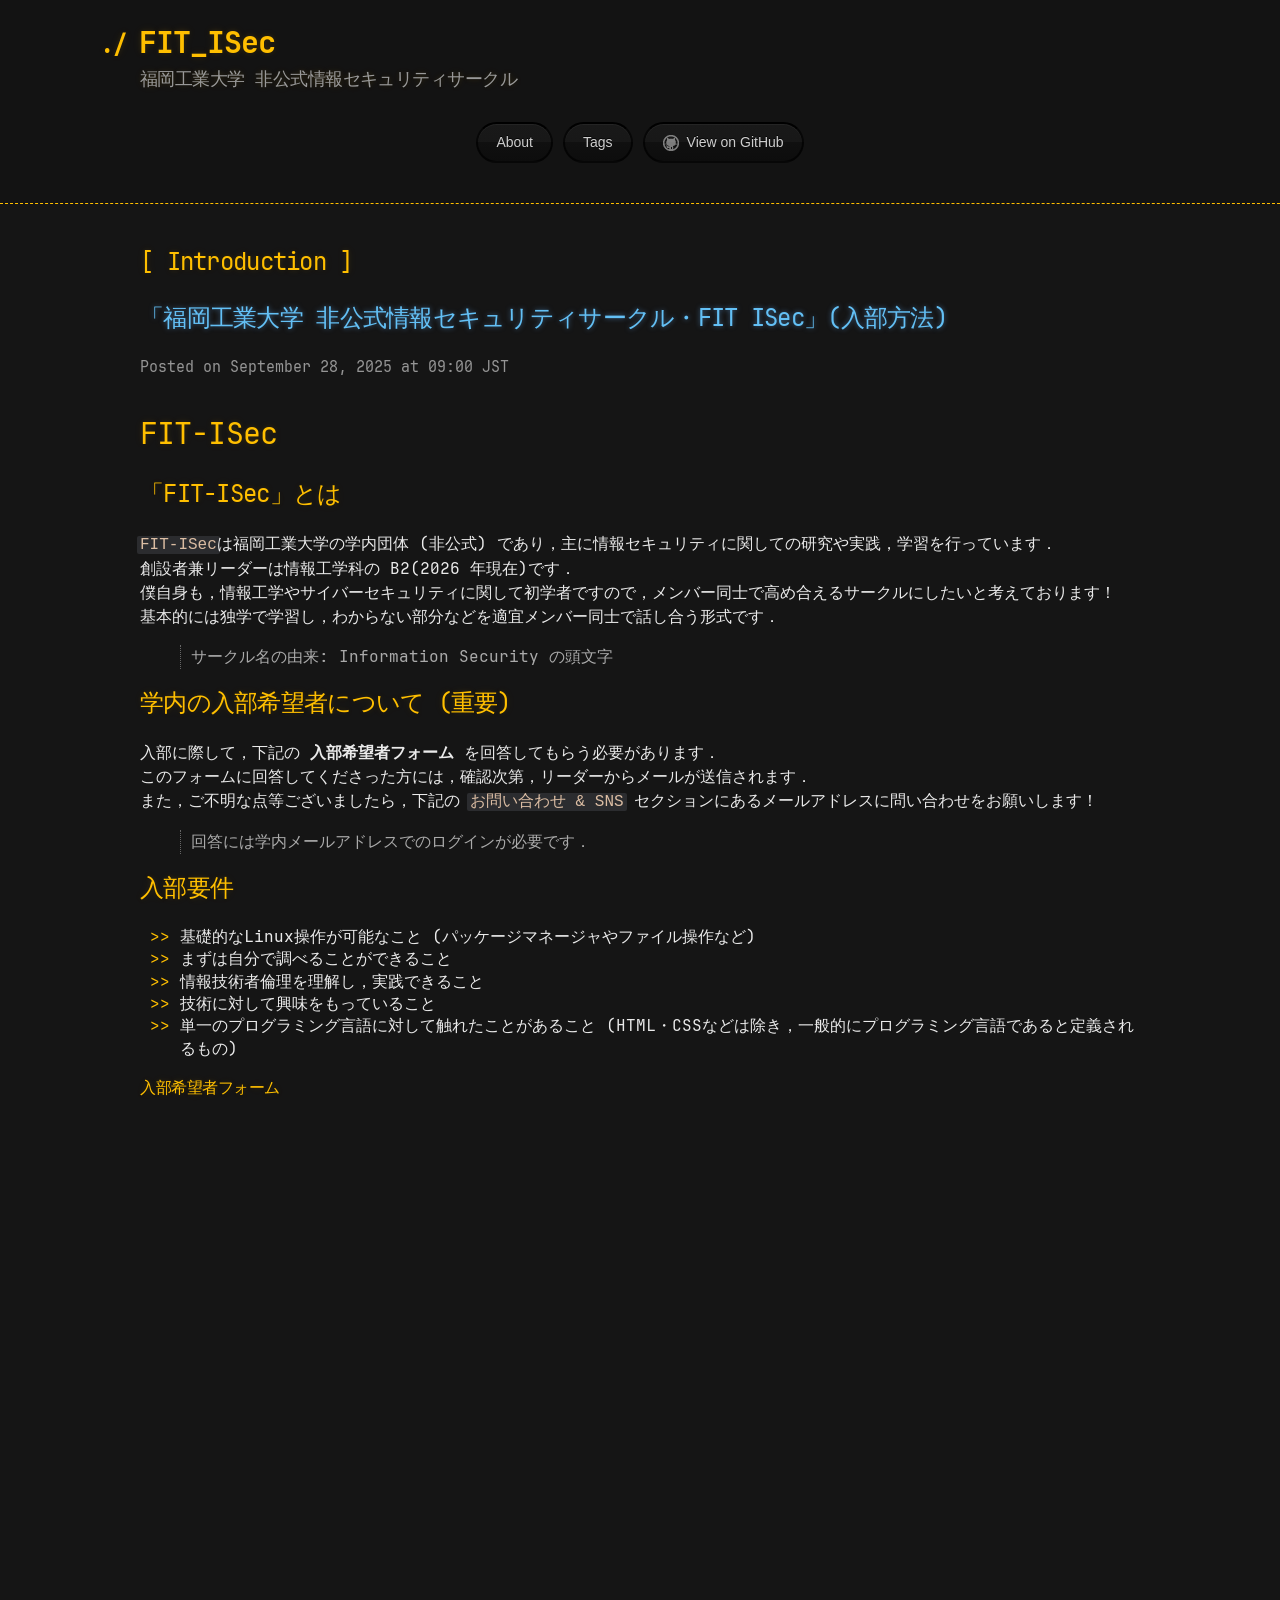
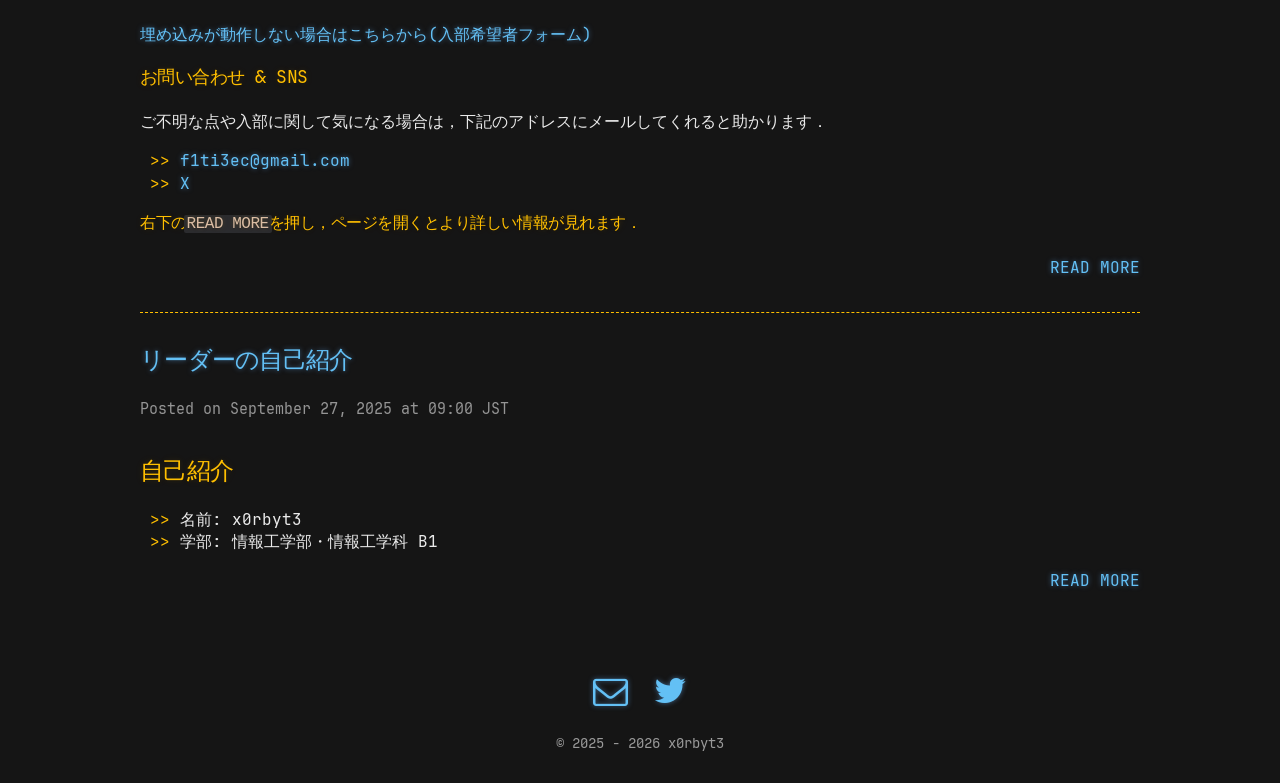
<file: tags/introduction/index.html>
<!DOCTYPE html><html lang="ja-JP" xml:lang="ja-JP">
  
<head>
  <meta http-equiv="X-UA-Compatible" content="IE=edge">
<meta name="viewport" content="width=device-width, initial-scale=1.0">
<meta http-equiv="Content-Type" content="text/html;charset=utf-8" />
<link rel="shortcut icon" type="image/png" sizes="32x32" href="https://sl91994.github.io/fit_isec_blog/favicon-32x32.png">
<link rel="alternate" type="application/atom+xml" title="Atom feed" href="https://sl91994.github.io/fit_isec_blog/atom.xml">
<link rel="stylesheet" href="https://sl91994.github.io/fit_isec_blog/main.css">
<meta name="theme-color" content="#151515">
<meta name="msapplication-navbutton-color" content="#151515">
<meta name="apple-mobile-web-app-status-bar-style" content="black-translucent">

<script async src="https://www.googletagmanager.com/gtag/js?id=G-9LJD7HXS2F"></script>
<script>
  window.dataLayer = window.dataLayer || [];
  function gtag() { window.dataLayer.push(arguments); }
  gtag('js', new Date());
  gtag('config', 'G-9LJD7HXS2F');
</script>

  
<meta name="robots" content="index, follow">
<meta name="googlebot" content="index, follow, max-snippet:-1, max-image-preview:large, max-video-preview:-1">
<meta name="bingbot" content="index, follow, max-snippet:-1, max-image-preview:large, max-video-preview:-1">

<title>Introduction tag | FIT_ISec</title>
<meta name="generator" content="Zola">
<meta name="description" content="List of pages tagged with Introduction">
<meta name="author" content="x0rbyt3">
<link rel="canonical" href="https://sl91994.github.io/fit_isec_blog/tags/introduction/">
  <meta name="twitter:card" content="summary_large_image">
    <meta name="twitter:image" content="https://sl91994.github.io/fit_isec_blog/images/icon_512x512.png">
  <meta name="twitter:title" content="Introduction tag">
  <meta name="twitter:description" content="List of pages tagged with Introduction">
  
  <meta property="og:title" content="Introduction tag">
  <meta property="og:description" content="List of pages tagged with Introduction">
  <meta property="og:type" content="website">
  <meta property="og:url" content="https://sl91994.github.io/fit_isec_blog/tags/introduction/">
    <meta property="og:image" content="https://sl91994.github.io/fit_isec_blog/images/icon_512x512.png">

  <meta property="og:site_name" content="Introduction tag">
  <meta property="og:locale" content="ja_JP">
    <script type="application/ld+json">
    {
      "@context": "https://schema.org",
      "@type": "WebPage",
      "url": "https://sl91994.github.io/fit_isec_blog/tags/introduction",
      "name": "Introduction tag",
      "description": "List of pages tagged with Introduction",
      "author": {
        "@type": "Person",
        "name": "x0rbyt3"
      }
    }
    </script>
</head>

<body>
  <header>
    <div class="container">
      <a id="a-title" href="https://sl91994.github.io/fit_isec_blog">
        <h1>FIT_ISec</h1>
      </a>
      <h2>福岡工業大学 非公式情報セキュリティサークル</h2>
      <nav id="navbar">
  <a href="https://sl91994.github.io/fit_isec_blog/about" class="btn">About</a>
  <a href="https://sl91994.github.io/fit_isec_blog/tags" class="btn">Tags</a>
  <a href="https://github.com/SL9-1994" class="btn btn-github"><span class="icon"></span>View on GitHub</a>
</nav>
</div>
  </header>

  <div class="container">
    <main>
<div class="pages">
  <h2>[ Introduction ]</h2>
  
    <article class="page">
  <h2><a href="https://sl91994.github.io/fit_isec_blog/posts/fit-isec/">「福岡工業大学 非公式情報セキュリティサークル・FIT ISec」(入部方法)</a></h2>
  <div class="page-info">
    <time class="smaller" datetime="2025-09-28T00:00:00+00:00">
      Posted on September 28, 2025 at 09:00 JST
    </time>
  </div>

  <div class="entry">
    <h1 id="fit-isec">FIT-ISec</h1>
<h2 id="fit-isec-toha">「FIT-ISec」とは</h2>
<p><code>FIT-ISec</code>は福岡工業大学の学内団体 (非公式) であり，主に情報セキュリティに関しての研究や実践，学習を行っています．<br>
創設者兼リーダーは情報工学科の B2(2026 年現在)です．<br>
僕自身も，情報工学やサイバーセキュリティに関して初学者ですので，メンバー同士で高め合えるサークルにしたいと考えております！
基本的には独学で学習し，わからない部分などを適宜メンバー同士で話し合う形式です．</p>
<blockquote>
<p>サークル名の由来: Information Security の頭文字</p>
</blockquote>
<h2 id="xue-nei-noru-bu-xi-wang-zhe-nituite-zhong-yao">学内の入部希望者について (重要)</h2>
<p>入部に際して，下記の <strong>入部希望者フォーム</strong> を回答してもらう必要があります．<br>
このフォームに回答してくださった方には，確認次第，リーダーからメールが送信されます．<br>
また，ご不明な点等ございましたら，下記の <code>お問い合わせ &amp; SNS</code> セクションにあるメールアドレスに問い合わせをお願いします！</p>
<blockquote>
<p>回答には学内メールアドレスでのログインが必要です．</p>
</blockquote>
<h2 id="ru-bu-yao-jian">入部要件</h2>
<ul>
<li>基礎的なLinux操作が可能なこと (パッケージマネージャやファイル操作など)</li>
<li>まずは自分で調べることができること</li>
<li>情報技術者倫理を理解し，実践できること</li>
<li>技術に対して興味をもっていること</li>
<li>単一のプログラミング言語に対して触れたことがあること (HTML・CSSなどは除き，一般的にプログラミング言語であると定義されるもの)</li>
</ul>
<h4 id="ru-bu-xi-wang-zhe-huomu">入部希望者フォーム</h4>
<iframe width="640px" height="480px" src="https://forms.office.com/Pages/ResponsePage.aspx?id=NIp2LOKKdUey6PnQAqEadNeWli7uRm5PgqZccQdHKXBUNk1XSVVDWFRLOEEzR0FMRzVSR0FMR0FCWS4u&embed=true" frameborder="0" marginwidth="0" marginheight="0" style="border: none; max-width:100%; max-height:100vh" allowfullscreen webkitallowfullscreen mozallowfullscreen msallowfullscreen> </iframe>
<p><a rel="external" href="https://forms.office.com/Pages/ResponsePage.aspx?id=NIp2LOKKdUey6PnQAqEadNeWli7uRm5PgqZccQdHKXBUNk1XSVVDWFRLOEEzR0FMRzVSR0FMR0FCWS4u">埋め込みが動作しない場合はこちらから(入部希望者フォーム)</a></p>
<h3 id="owen-ihe-wase-sns">お問い合わせ &amp; SNS</h3>
<p>ご不明な点や入部に関して気になる場合は，下記のアドレスにメールしてくれると助かります．</p>
<ul>
<li><a href="mailto:f1ti3ec@gmail.com">f1ti3ec@gmail.com</a></li>
<li><a rel="external" href="https://x.com/FIT_ISec">X</a></li>
</ul>
<h4 id="you-xia-noread-morewoya-si-peziwokai-kutoyorixiang-siiqing-bao-gajian-remasu">右下の<code>READ MORE</code>を押し，ページを開くとより詳しい情報が見れます．</h4></div>

  <div class="page-footer">
    <a href="https://sl91994.github.io/fit_isec_blog/posts/fit-isec/" class="read-more">Read More</a>
  </div>
</article>

    <article class="page">
  <h2><a href="https://sl91994.github.io/fit_isec_blog/posts/introduction-of-leader/">リーダーの自己紹介</a></h2>
  <div class="page-info">
    <time class="smaller" datetime="2025-09-27T00:00:00+00:00">
      Posted on September 27, 2025 at 09:00 JST
    </time>
  </div>

  <div class="entry">
    <h2 id="zi-ji-shao-jie">自己紹介</h2>
<ul>
<li>名前: x0rbyt3</li>
<li>学部: 情報工学部・情報工学科 B1</li>
</ul></div>

  <div class="page-footer">
    <a href="https://sl91994.github.io/fit_isec_blog/posts/introduction-of-leader/" class="read-more">Read More</a>
  </div>
</article>

</div>

    </main>
  </div>
  <footer>
    <a href="mailto:f1ti3ec@gmail.com"><i class="svg-icon icon-mail"></i></a>
    <a href="https://www.twitter.com/FIT_ISec"><i class="svg-icon icon-twitter"></i></a>
<span class="copyright">&copy; 2025 - 2026 x0rbyt3</span>
</footer>
</body>

</html>
</file>
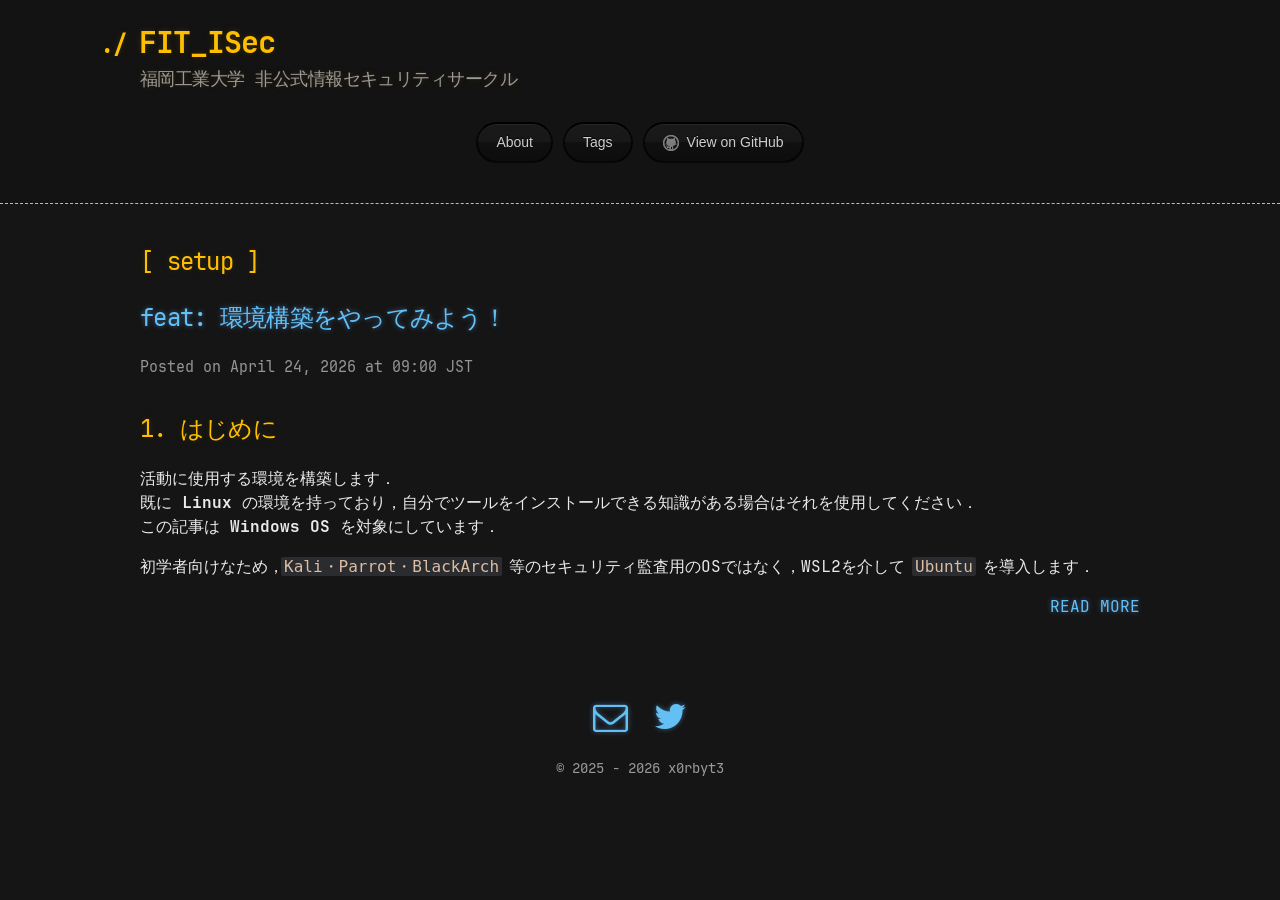
<file: tags/setup/index.html>
<!DOCTYPE html><html lang="ja-JP" xml:lang="ja-JP">
  
<head>
  <meta http-equiv="X-UA-Compatible" content="IE=edge">
<meta name="viewport" content="width=device-width, initial-scale=1.0">
<meta http-equiv="Content-Type" content="text/html;charset=utf-8" />
<link rel="shortcut icon" type="image/png" sizes="32x32" href="https://sl91994.github.io/fit_isec_blog/favicon-32x32.png">
<link rel="alternate" type="application/atom+xml" title="Atom feed" href="https://sl91994.github.io/fit_isec_blog/atom.xml">
<link rel="stylesheet" href="https://sl91994.github.io/fit_isec_blog/main.css">
<meta name="theme-color" content="#151515">
<meta name="msapplication-navbutton-color" content="#151515">
<meta name="apple-mobile-web-app-status-bar-style" content="black-translucent">

<script async src="https://www.googletagmanager.com/gtag/js?id=G-9LJD7HXS2F"></script>
<script>
  window.dataLayer = window.dataLayer || [];
  function gtag() { window.dataLayer.push(arguments); }
  gtag('js', new Date());
  gtag('config', 'G-9LJD7HXS2F');
</script>

  
<meta name="robots" content="index, follow">
<meta name="googlebot" content="index, follow, max-snippet:-1, max-image-preview:large, max-video-preview:-1">
<meta name="bingbot" content="index, follow, max-snippet:-1, max-image-preview:large, max-video-preview:-1">

<title>setup tag | FIT_ISec</title>
<meta name="generator" content="Zola">
<meta name="description" content="List of pages tagged with setup">
<meta name="author" content="x0rbyt3">
<link rel="canonical" href="https://sl91994.github.io/fit_isec_blog/tags/setup/">
  <meta name="twitter:card" content="summary_large_image">
    <meta name="twitter:image" content="https://sl91994.github.io/fit_isec_blog/images/icon_512x512.png">
  <meta name="twitter:title" content="setup tag">
  <meta name="twitter:description" content="List of pages tagged with setup">
  
  <meta property="og:title" content="setup tag">
  <meta property="og:description" content="List of pages tagged with setup">
  <meta property="og:type" content="website">
  <meta property="og:url" content="https://sl91994.github.io/fit_isec_blog/tags/setup/">
    <meta property="og:image" content="https://sl91994.github.io/fit_isec_blog/images/icon_512x512.png">

  <meta property="og:site_name" content="setup tag">
  <meta property="og:locale" content="ja_JP">
    <script type="application/ld+json">
    {
      "@context": "https://schema.org",
      "@type": "WebPage",
      "url": "https://sl91994.github.io/fit_isec_blog/tags/setup",
      "name": "setup tag",
      "description": "List of pages tagged with setup",
      "author": {
        "@type": "Person",
        "name": "x0rbyt3"
      }
    }
    </script>
</head>

<body>
  <header>
    <div class="container">
      <a id="a-title" href="https://sl91994.github.io/fit_isec_blog">
        <h1>FIT_ISec</h1>
      </a>
      <h2>福岡工業大学 非公式情報セキュリティサークル</h2>
      <nav id="navbar">
  <a href="https://sl91994.github.io/fit_isec_blog/about" class="btn">About</a>
  <a href="https://sl91994.github.io/fit_isec_blog/tags" class="btn">Tags</a>
  <a href="https://github.com/SL9-1994" class="btn btn-github"><span class="icon"></span>View on GitHub</a>
</nav>
</div>
  </header>

  <div class="container">
    <main>
<div class="pages">
  <h2>[ setup ]</h2>
  
    <article class="page">
  <h2><a href="https://sl91994.github.io/fit_isec_blog/posts/setup-dev-env/">feat: 環境構築をやってみよう！</a></h2>
  <div class="page-info">
    <time class="smaller" datetime="2026-04-24T00:00:00+00:00">
      Posted on April 24, 2026 at 09:00 JST
    </time>
  </div>

  <div class="entry">
    <!-- Flag 1/3 -->
<!-- 31 2f 33 20 46 49 54 7b e6 9c 80 e8 bf 91 ef bc 8c e8 a6 96 e5 8a 9b e3 81 ae e4 bd 8e e4 b8 8b e3 81 8c e5 87 84 e3 81 be e3 81 98 e3 81 84 e3 82 93 e3 81 a0 e3 81 91 e3 81 a9 2e 2e 2e 7d -->
<h2 id="1-hazimeni">1. はじめに</h2>
<p>活動に使用する環境を構築します．<br>
既に <strong>Linux</strong> の環境を持っており，自分でツールをインストールできる知識がある場合はそれを使用してください．<br>
この記事は <strong>Windows OS</strong> を対象にしています．</p>
<p>初学者向けなため，<code>Kali・Parrot・BlackArch</code> 等のセキュリティ監査用のOSではなく，WSL2を介して <code>Ubuntu</code> を導入します．</p></div>

  <div class="page-footer">
    <a href="https://sl91994.github.io/fit_isec_blog/posts/setup-dev-env/" class="read-more">Read More</a>
  </div>
</article>

</div>

    </main>
  </div>
  <footer>
    <a href="mailto:f1ti3ec@gmail.com"><i class="svg-icon icon-mail"></i></a>
    <a href="https://www.twitter.com/FIT_ISec"><i class="svg-icon icon-twitter"></i></a>
<span class="copyright">&copy; 2025 - 2026 x0rbyt3</span>
</footer>
</body>

</html>
</file>
